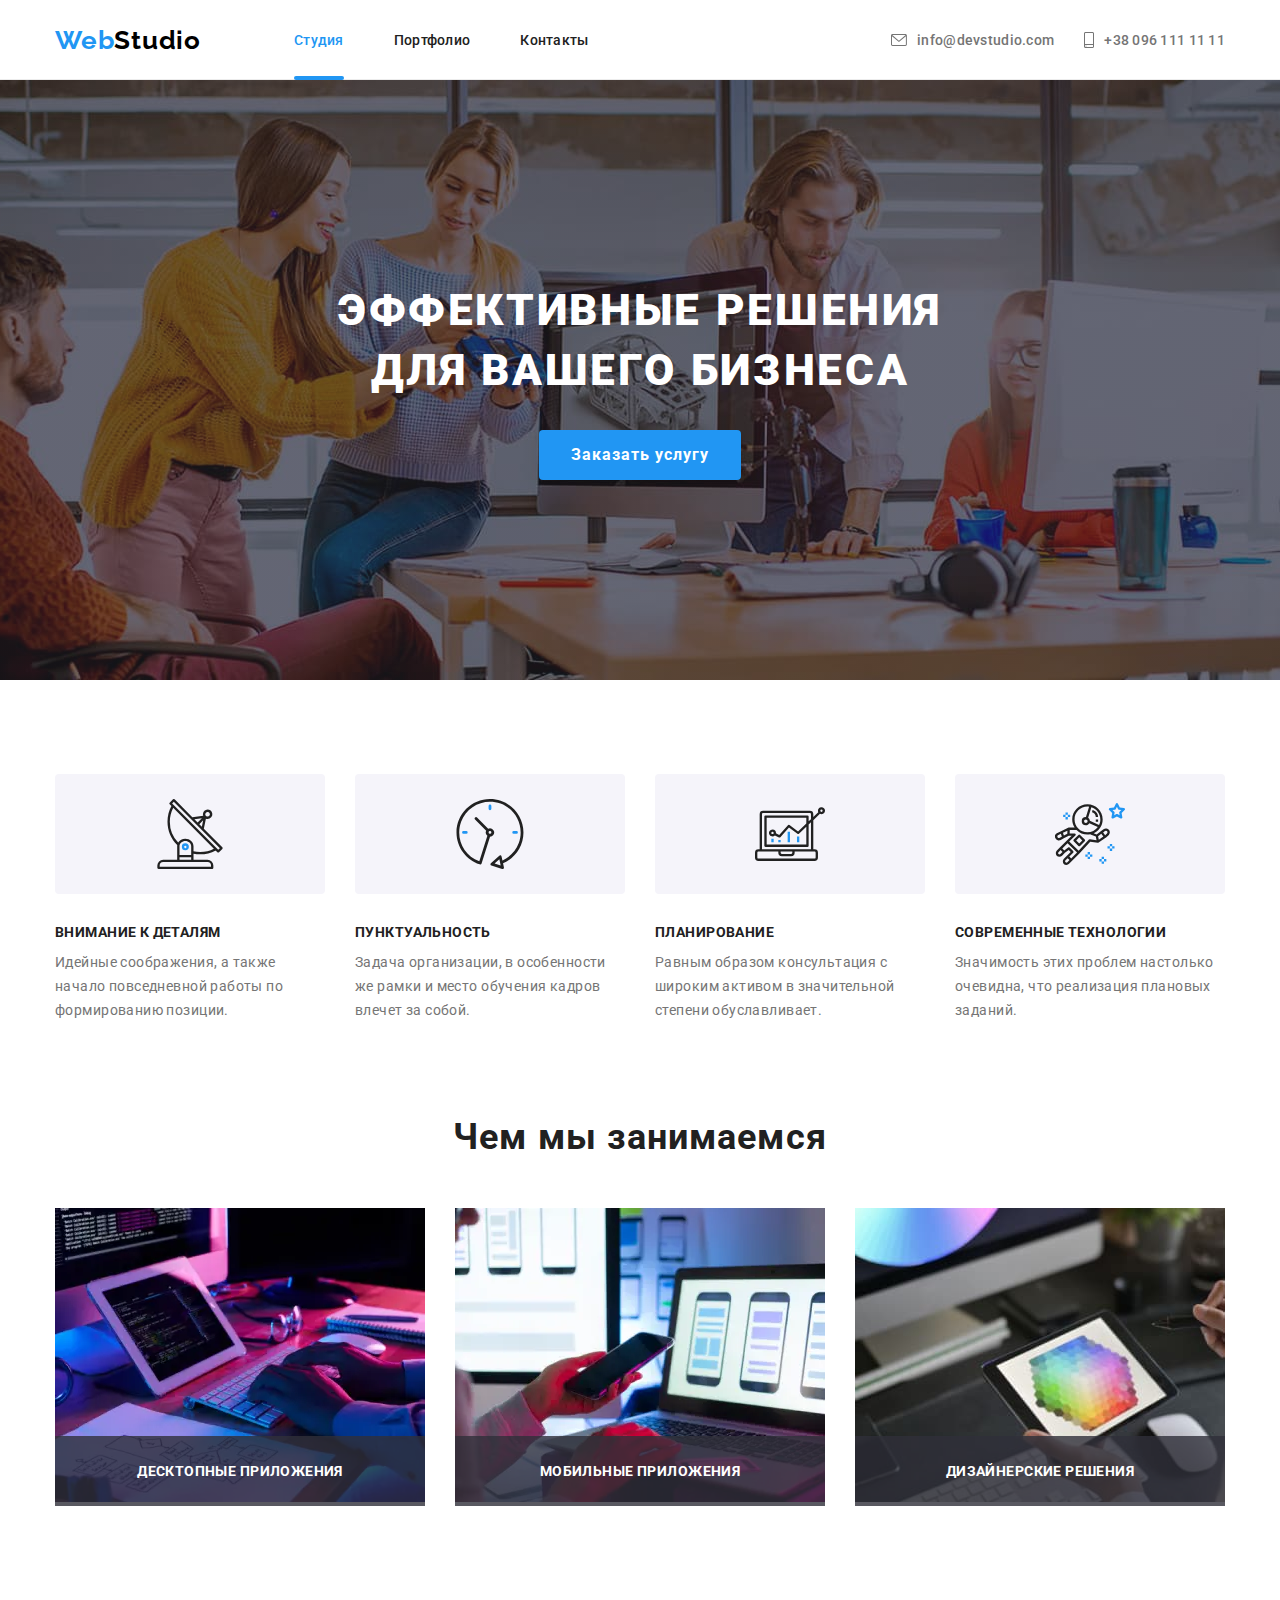
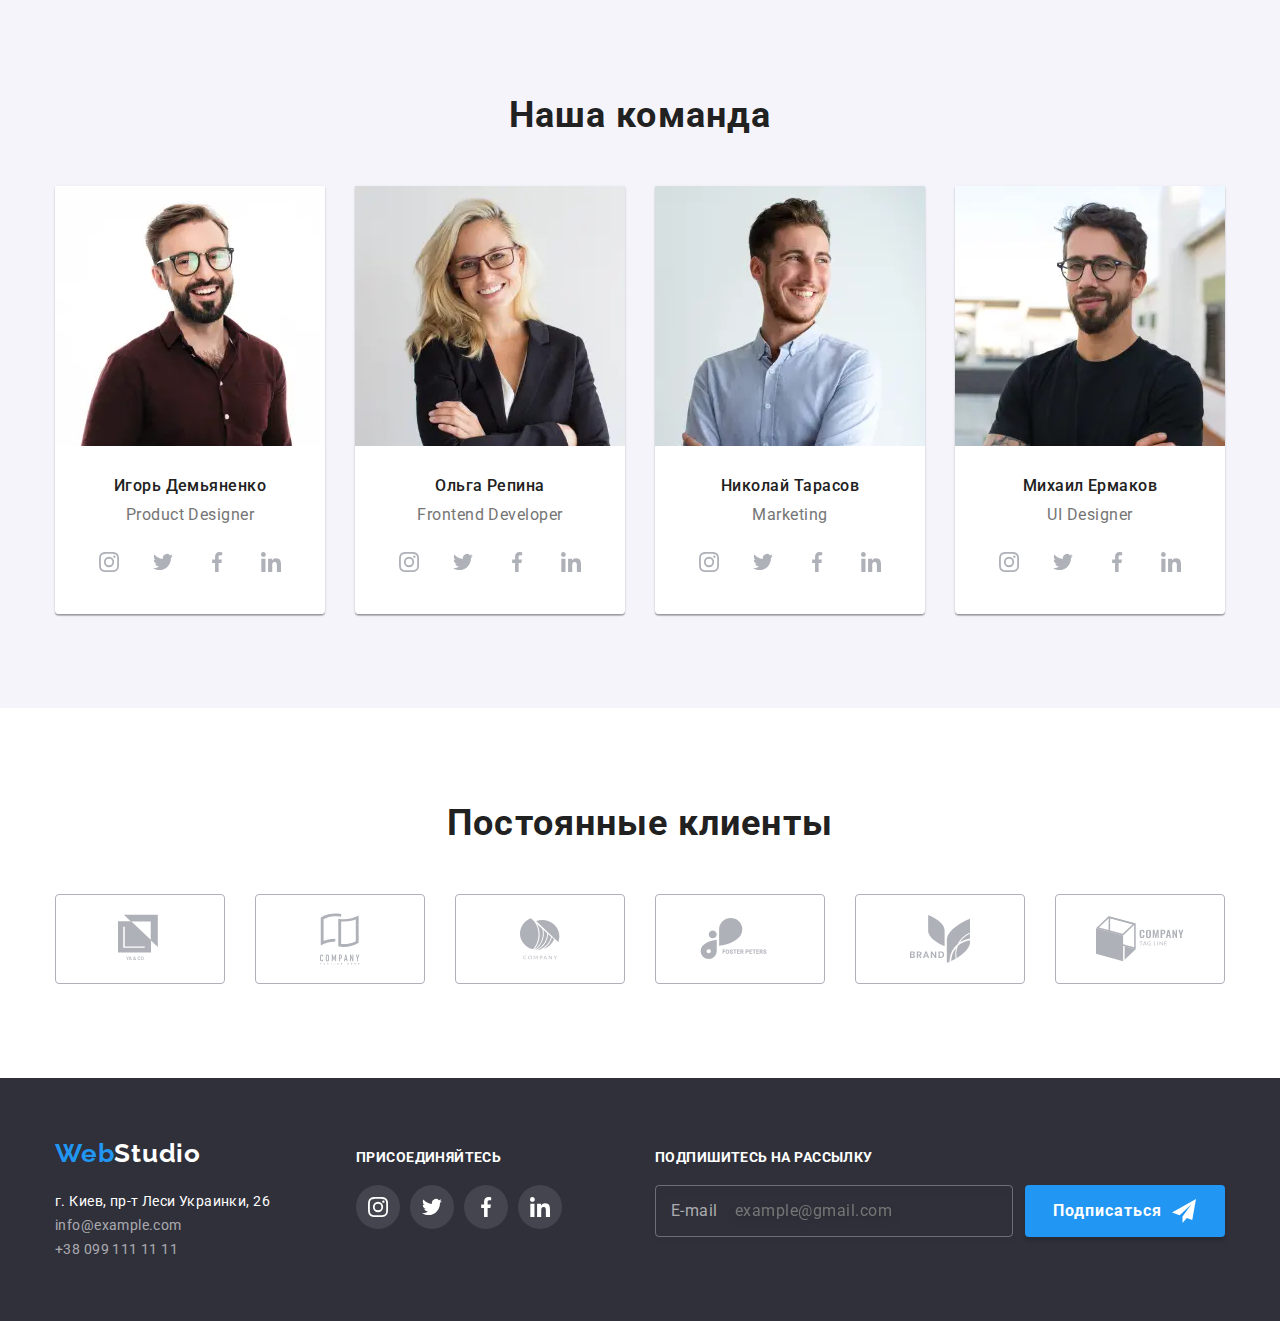
<file: index.html>
<!DOCTYPE html>
<html lang="ru">
  <head>
    <meta charset="UTF-8" />
    <meta name="viewport" content="width=device-width, initial-scale=1.0" />
    <title lang="en">WebStudio</title>
    <link rel="stylesheet" href="https://cdnjs.cloudflare.com/ajax/libs/modern-normalize/1.0.0/modern-normalize.css" />
    <link href="https://fonts.googleapis.com/css2?family=Raleway:wght@700&family=Roboto:wght@400;500;700;900&display=swap" rel="stylesheet" />
        <link rel="stylesheet" href="./css/main.min.css" />
  </head>

  <body class="page-body">
    <!--Header site-->
    <header class="page-header">
      <div class="container ">
        <nav class="nav">
          <div class="nav__wrapper">
            <a class="logo nav__logo" href="./index.html" aria-label="вебстудия" lang="en">Web<span class="logo__text">Studio</span></a>

            <button class="nav__button" type="button" aria-expanded="false" aria-controls="menu-container" data-menu-button>
              <svg class="nav__icon" width="40" height="40" aria-label="переключатель меню">
                <use class="nav__icon--open" href="./images/sprite.svg#icon-menu"></use>
                <use class="nav__icon--close" href="./images/sprite.svg#icon-close-menu"></use>
              </svg>
            </button>
          </div>

          <div class="menu" id="menu-container" data-menu>
          <ul class="site-nav menu__site-nav">
            <li class="site-nav__item"><a class="site-nav__link site-nav__link--current" href="./index.html">Студия</a></li>
            <li class="site-nav__item"><a class="site-nav__link" href="./portfolio.html">Портфолио</a></li>
            <li class="site-nav__item"><a class="site-nav__link" href="">Контакты</a></li>
          </ul>

          <ul class="contact">
            <li class="contact__item">
              <a class="contact__link" href="mailto:info@devstudio.com">
                <svg class="contact__icon" width="16" height="12">
                  <use href="./images/sprite.svg#icon-mail"></use>
                </svg>
                <span lang="en">info@devstudio.com</span>
              </a>
            </li>
            <li class="contact__item">
              <a class="contact__link" href="tel:+380961111111">
                <svg class="contact__icon" width="10" height="16">
                  <use href="./images/sprite.svg#icon-smartphone"></use>
                </svg>
                +38 096 111 11 11
              </a>
            </li>
          </ul>
          </div>
        </nav>
      </div>
    </header>

    <!--Main content-->
    <main>
      <!--Hero-->
      <section class="hero hero__overlay">
        <div class="container">
          <h1 class="hero__title">Эффективные решения для вашего бизнеса</h1>
          <button class="btn" type="button" data-modal-open>Заказать услугу</button>
        </div>
      </section>

      <!--Особенности-->
      <section class="features ">
        <div class="container">
          <h2 class="visually-hidden">Особенности</h2>

          <ul class="features-list features-list--grid">
            <li class="features-list__item">
              <div class="features-list__pic">
                <svg class="features-list__icon">
                  <use href="./images/sprite.svg#icon-antenna"></use>
                </svg>
              </div>
              <h3 class="features-list__subtitle">Внимание к деталям</h3>
              <p class="features-list__description">Идейные соображения, а также начало повседневной работы по формированию позиции.</p>
            </li>
            <li class="features-list__item">
              <div class="features-list__pic">
                <svg class="features-list__icon">
                  <use href="./images/sprite.svg#icon-clock"></use>
                </svg>
              </div>
              <h3 class="features-list__subtitle">Пунктуальность</h3>
              <p class="features-list__description">Задача организации, в особенности же рамки и место обучения кадров влечет за собой.</p>
            </li>
            <li class="features-list__item">
              <div class="features-list__pic">
                <svg class="features-list__icon">
                  <use href="./images/sprite.svg#icon-diagram"></use>
                </svg>
              </div>
              <h3 class="features-list__subtitle">Планирование</h3>
              <p class="features-list__description">Равным образом консультация с широким активом в значительной степени обуславливает.</p>
            </li>
            <li class="features-list__item">
              <div class="features-list__pic">
                <svg class="features-list__icon">
                  <use href="./images/sprite.svg#icon-astronaut"></use>
                </svg>
              </div>
              <h3 class="features-list__subtitle">Современные технологии</h3>
              <p class="features-list__description">Значимость этих проблем настолько очевидна, что реализация плановых заданий.</p>
            </li>
          </ul>
        </div>
      </section>

      <!--Servises-->
      <section class="servises">
        <div class="container">
          <h2 class="servises__title">Чем мы занимаемся</h2>

          <ul class="servises-list servises-list--grid">
            <li class="servises-list__item">
              <picture>
                <source srcset="./images/servises/servises-1.webp 1x, ./images/servises/servises-1@2x.webp 2x"
                  media="(min-width:1200px)" type="image/webp">
                <source srcset="./images/servises/servises-1.jpg 1x, ./images/servises/servises-1@2x.jpg 2x"
                  media="(min-width:1200px)">              
              <img class="servises-list__img" src="./images/servises/servises-1.jpg" alt="Фото програмирование"  />
              </picture>
              <p class="servises-list__description">Десктопные приложения</p>
            </li>

            <li class="servises-list__item">
              <picture>
                <source srcset="./images/servises/servises-2.webp 1x, ./images/servises/servises-2@2x.webp 2x"
                  media="(min-width:1200px)" type="image/webp">
                <source srcset="./images/servises/servises-2.jpg 1x, ./images/servises/servises-2@2x.jpg 2x"
                  media="(min-width:1200px)">
              <img class="servises-list__img" src="./images/servises/servises-2.jpg" alt="Фото мобильние приложения" />
              </picture>
              <p class="servises-list__description">Мобильные приложения</p>
            </li>

            <li class="servises-list__item">
              <picture>
                <source srcset="./images/servises/servises-3.webp 1x, ./images/servises/servises-3@2x.webp 2x"
                  media="(min-width:1200px)" type="image/webp">
                <source srcset="./images/servises/servises-3.jpg 1x, ./images/servises/servises-3@2x.jpg 2x" media="(min-width:1200px)">
              </picture>
              <img class="servises-list__img" src="./images/servises/servises-3.jpg" alt="Фото дизайн приложений" />
              <p class="servises-list__description">Дизайнерские решения</p>
            </li>
          </ul>
        </div>
      </section>

      <!--Our team-->
      <section class="team">
        <div class="container">
          <h2 class="section-title team__title ">Наша команда</h2>
          <ul class="team-list team-list--grid">
            <!-- Igor-Demianenko -->
            <li class="team-list__item">
              <picture>
                <source srcset="./images/team/desktop/team-1-desktop.webp 1x, ./images/team/desktop/team-1-desktop@2x.webp 2x"
                  media="(min-width:1200px)" type="image/webp">
                <source srcset="./images/team/desktop/team-1-desktop.jpg 1x, ./images/team/desktop/team-1-desktop@2x.jpg 2x"
                  media="(min-width:1200px)">
                <source srcset="./images/team/tablet/team-1-tablet.webp 1x, ./images/team/tablet/team-1-tablet@2x.webp 2x"
                  media="(min-width:768px)" type="image/webp">
                <source srcset="./images/team/tablet/team-1-tablet.jpg 1x, ./images/team/tablet/team-1-tablet@2x.jpg 2x"
                  media="(min-width:768px)">
                <source srcset="./images/team/mobile/team-1-mobile.webp 1x, ./images/team/mobile/team-1-mobile@2x.webp 2x"
                 media="(min-width:320px)" type="image/webp">
                <source srcset="./images/team/mobile/team-1-mobile.jpg 1x, ./images/team/mobile/team-1-mobile@2x.jpg 2x"
                 media="(min-width:320px)">
              <img class="team-list__img" src="./images/team/mobile/team-1-mobile.jpg" alt="Фото Игорь Демьяненко" aria-label="Игорь Демьяненко"  />
              </picture>
              <div class="team-list__description">
                <h3 class="team-list__title">Игорь Демьяненко</h3>
                <p class="team-list__text" lang="en">Product Designer</p>
                <ul class="social">
                  <li class="social__item">
                    <a href="" class="social__link" aria-label="инстаграм Игоря Демьяненко">
                      <svg class="social__icon" width="20" height="20">
                        <use href="./images/sprite.svg#icon-instagram"></use>
                      </svg>
                    </a>
                  </li>
                  <li class="social__item">
                    <a href="" class="social__link" aria-label="твиттер Игоря Демьяненко">
                      <svg class="social__icon" width="20" height="20">
                        <use href="./images/sprite.svg#icon-twitter"></use>
                      </svg>
                    </a>
                  </li>
                  <li class="social__item">
                    <a href="" class="social__link" aria-label="фейсбук Игоря Демьяненко">
                      <svg class="social__icon" width="20" height="20">
                        <use href="./images/sprite.svg#icon-facebook"></use>
                      </svg>
                    </a>
                  </li>
                  <li class="social__item">
                    <a href="" class="social__link" aria-label="линкедин Игоря Демьяненко">
                      <svg class="social__icon" width="20" height="20">
                        <use href="./images/sprite.svg#icon-linkedin"></use>
                      </svg>
                    </a>
                  </li>
                </ul>
              </div>
            </li>

            <!-- Olga Repina -->
            <li class="team-list__item">
              <picture>
                <source srcset="./images/team/desktop/team-2-desktop.webp 1x, ./images/team/desktop/team-2-desktop@2x.webp 2x"
                  media="(min-width:1200px)" type="image/webp">
                <source srcset="./images/team/desktop/team-2-desktop.jpg 1x, ./images/team/desktop/team-2-desktop@2x.jpg 2x"
                  media="(min-width:1200px)">
                <source srcset="./images/team/tablet/team-2-tablet.webp 1x, ./images/team/tablet/team-2-tablet@2x.webp 2x"
                  media="(min-width:768px)" type="image/webp">
                <source srcset="./images/team/tablet/team-2-tablet.jpg 1x, ./images/team/tablet/team-2-tablet@2x.jpg 2x"
                  media="(min-width:768px)">
                <source srcset="./images/team/mobile/team-2-mobile.webp 1x, ./images/team/mobile/team-2-mobile@2x.webp 2x"
                  media="(min-width:320px)" type="image/webp">
                <source srcset="./images/team/mobile/team-2-mobile.jpg 1x, ./images/team/mobile/team-2-mobile@2x.jpg 2x"
                  media="(min-width:320px)">              
              <img class="team-list__img" src="./images/team/mobile/team-2-mobile.jpg" alt="Фото Ольга Репина" aria-label="Ольга Репина"/>
              </picture>
              <div class="team-list__description">
                <h3 class="team-list__title">Ольга Репина</h3>
                <p class="team-list__text" lang="en">Frontend Developer</p>
                <ul class="social">
                  <li class="social__item">
                    <a href="" class="social__link" aria-label="инстаграм Ольги Репиной">
                      <svg class="social__icon" width="20" height="20">
                        <use href="./images/sprite.svg#icon-instagram"></use>
                      </svg>
                    </a>
                  </li>
                  <li class="social__item">
                    <a href="" class="social__link" aria-label="твиттер Ольги Репиной">
                      <svg class="social__icon" width="20" height="20">
                        <use href="./images/sprite.svg#icon-twitter"></use>
                      </svg>
                    </a>
                  </li>
                  <li class="social__item">
                    <a href="" class="social__link" aria-label="фейсбук Ольги Репиной">
                      <svg class="social__icon" width="20" height="20">
                        <use href="./images/sprite.svg#icon-facebook"></use>
                      </svg>
                    </a>
                  </li>
                  <li class="social__item">
                    <a href="" class="social__link" aria-label="линкедин Ольги Репиной">
                      <svg class="social__icon" width="20" height="20">
                        <use href="./images/sprite.svg#icon-linkedin"></use>
                      </svg>
                    </a>
                  </li>
                </ul>
              </div>
            </li>

            <!-- Nikolay Tarasov -->
            <li class="team-list__item">
              <picture>
                <source srcset="./images/team/desktop/team-3-desktop.webp 1x, ./images/team/desktop/team-3-desktop@2x.webp 2x"
                  media="(min-width:1200px)" type="image/webp">
                <source srcset="./images/team/desktop/team-3-desktop.jpg 1x, ./images/team/desktop/team-3-desktop@2x.jpg 2x"
                  media="(min-width:1200px)">
                <source srcset="./images/team/tablet/team-3-tablet.webp 1x, ./images/team/tablet/team-3-tablet@2x.webp 2x"
                  media="(min-width:768px)" type="image/webp">
                <source srcset="./images/team/tablet/team-3-tablet.jpg 1x, ./images/team/tablet/team-3-tablet@2x.jpg 2x"
                  media="(min-width:768px)">
                <source srcset="./images/team/mobile/team-3-mobile.webp 1x, ./images/team/mobile/team-3-mobile@2x.webp 2x"
                  media="(min-width:320px)" type="image/webp">
                <source srcset="./images/team/mobile/team-3-mobile.jpg 1x, ./images/team/mobile/team-3-mobile@2x.jpg 2x"
                  media="(min-width:320px)">              
              <img class="team-list__img" src="./images/team/mobile/team-3-mobile.jpg" alt="Фото Николай Тарасов" aria-label="Николай Тарасов"/>
              </picture>
              <div class="team-list__description">
                <h3 class="team-list__title">Николай Тарасов</h3>
                <p class="team-list__text" lang="en">Marketing</p>
                <ul class="social">
                  <li class="social__item">
                    <a href="" class="social__link" aria-label="инстаграм Николая Тарасова">
                      <svg class="social__icon" width="20" height="20">
                        <use href="./images/sprite.svg#icon-instagram"></use>
                      </svg>
                    </a>
                  </li>
                  <li class="social__item">
                    <a href="" class="social__link" aria-label="твиттер Николая Тарасова">
                      <svg class="social__icon" width="20" height="20">
                        <use href="./images/sprite.svg#icon-twitter"></use>
                      </svg>
                    </a>
                  </li>
                  <li class="social__item">
                    <a href="" class="social__link" aria-label="фейсбук Николая Тарасова">
                      <svg class="social__icon" width="20" height="20">
                        <use href="./images/sprite.svg#icon-facebook"></use>
                      </svg>
                    </a>
                  </li>
                  <li class="social__item">
                    <a href="" class="social__link" aria-label="линкедин Николая Тарасова">
                      <svg class="social__icon" width="20" height="20">
                        <use href="./images/sprite.svg#icon-linkedin"></use>
                      </svg>
                    </a>
                  </li>
                </ul>
              </div>
            </li>

            <!-- Mihail Ermakov -->
            <li class="team-list__item">
              <picture>
                <source srcset="./images/team/desktop/team-4-desktop.webp 1x, ./images/team/desktop/team-4-desktop@2x.webp 2x"
                  media="(min-width:1200px)" type="image/webp">
                <source srcset="./images/team/desktop/team-4-desktop.jpg 1x, ./images/team/desktop/team-4-desktop@2x.jpg 2x"
                  media="(min-width:1200px)">
                <source srcset="./images/team/tablet/team-4-tablet.webp 1x, ./images/team/tablet/team-4-tablet@2x.webp 2x"
                  media="(min-width:768px)" type="image/webp">
                <source srcset="./images/team/tablet/team-4-tablet.jpg 1x, ./images/team/tablet/team-4-tablet@2x.jpg 2x"
                  media="(min-width:768px)">
                <source srcset="./images/team/mobile/team-4-mobile.webp 1x, ./images/team/mobile/team-4-mobile@2x.webp 2x"
                  media="(min-width:320px)" type="image/webp">
                <source srcset="./images/team/mobile/team-4-mobile.jpg 1x, ./images/team/mobile/team-4-mobile@2x.jpg 2x"
                  media="(min-width:320px)">              
              <img class="team-list__img" src="./images/team/mobile/team-4-mobile.jpg" alt="Фото Михаил Ермаков" aria-label="Михаил Ермаков" />
              </picture>
              <div class="team-list__description">
                <h3 class="team-list__title">Михаил Ермаков</h3>
                <p class="team-list__text" lang="en">UI Designer</p>
                <ul class="social">
                  <li class="social__item">
                    <a href="" class="social__link" aria-label="инстаграм Михаила Ермакова">
                      <svg class="social__icon" width="20" height="20">
                        <use href="./images/sprite.svg#icon-instagram"></use>
                      </svg>
                    </a>
                  </li>
                  <li class="social__item">
                    <a href="" class="social__link" aria-label="твиттер Михаила Ермакова">
                      <svg class="social__icon" width="20" height="20">
                        <use href="./images/sprite.svg#icon-twitter"></use>
                      </svg>
                    </a>
                  </li>
                  <li class="social__item">
                    <a href="" class="social__link" aria-label="фейсбук Михаила Ермакова">
                      <svg class="social__icon" width="20" height="20">
                        <use href="./images/sprite.svg#icon-facebook"></use>
                      </svg>
                    </a>
                  </li>
                  <li class="social__item">
                    <a href="" class="social__link" aria-label="линкедин Михаила Ермакова">
                      <svg class="social__icon" width="20" height="20">
                        <use href="./images/sprite.svg#icon-linkedin"></use>
                      </svg>
                    </a>
                  </li>
                </ul>
              </div>
            </li>
          </ul>
        </div>
      </section>

      <!-- Our clients -->
      <section class="clients">
        <div class="container">
          <h2 class="section-title clients__title">Постоянные клиенты</h2>
          <ul class="clients-list clients-list--grid">
            <!-- Client-1 -->
            <li class="clients-list__item">
              <a href="" class="clients-list__link" aria-label="Веб Страница Клиента-1">
                <svg class="clients-list__icon" width="44" height="50">
                  <use href="./images/sprite.svg#icon-client-1"></use>
                </svg>
              </a>
            </li>
            <!-- Client-2 -->
            <li class="clients-list__item">
              <a href="" class="clients-list__link" aria-label="Веб Страница Клиента-2">
                <svg class="clients-list__icon" width="40" height="52">
                  <use href="./images/sprite.svg#icon-client-2"></use>
                </svg>
              </a>
            </li>
            <!-- Client-3 -->
            <li class="clients-list__item">
              <a href="" class="clients-list__link" aria-label="Веб Страница Клиента-3">
                <svg class="clients-list__icon" width="40" height="42">
                  <use href="./images/sprite.svg#icon-client-3"></use>
                </svg>
              </a>
            </li>
            <!-- Client-4 -->
            <li class="clients-list__item">
              <a href="" class="clients-list__link" aria-label="Веб Страница Клиента-4">
                <svg class="clients-list__icon" width="80" height="42">
                  <use href="./images/sprite.svg#icon-client-4"></use>
                </svg>
              </a>
            </li>
            <!-- Client-5 -->
            <li class="clients-list__item">
              <a href="" class="clients-list__link" aria-label="Веб Страница Клиента-5">
                <svg class="clients-list__icon" width="60" height="48">
                  <use href="./images/sprite.svg#icon-client-5"></use>
                </svg>
              </a>
            </li>
            <!-- Client-6 -->
            <li class="clients-list__item">
              <a href="" class="clients-list__link" aria-label="Веб Страница Клиента-6">
                <svg class="clients-list__icon" width="88" height="46">
                  <use href="./images/sprite.svg#icon-client-6"></use>
                </svg>
              </a>
            </li>
          </ul>
        </div>
      </section>
    </main>

    <!--Modal window-->
    <div class="backdrop backdrop--is-hidden" data-modal>
      <div class="modal">
        <button type="button" class="modal__btn" data-modal-close>
          <svg class="modal__icon">
            <use href="./images/sprite.svg#icon-form-close"></use>
          </svg>
        </button>

        <!--Slogan-->
        <b class="modal__slogan">Оставьте свои данные, мы вам перезвоним</b>

        <!-- Speaker Form-->
        <form action="#" class="site-form js-speaker-form" autocomplete="off">
          <div class="site-form__wrapper">
            <div class="site-form__field">
              <label class="site-form__label" for="name">Имя</label>
              <input class="site-form__input" type="text" name="user-name" id="name" placeholder="Иван Ивановыч *" required minlength="2" />
              <svg class="site-form__icon">
                <use href="./images/sprite.svg#icon-form-person"></use>
              </svg>
            </div>

            <div class="site-form__field">
              <label class="site-form__label" for="tel">Телефон</label>
              <input class="site-form__input" type="tel" name="user-phone" id="tel" placeholder="+38-096-111-11-11 *" required pattern="+[0-9]{2}-[0-9]{3}-[0-9]{3}-[0-9]{2}-[0-9]{2}" />
              <svg class="site-form__icon">
                <use href="./images/sprite.svg#icon-form-phone"></use>
              </svg>
            </div>

            <div class="site-form__field">
              <label class="site-form__label" for="mail">Почта</label>
              <input class="site-form__input" type="email" name="user-mail" id="mail" placeholder="mail@gmail.com *" required />
              <svg class="site-form__icon">
                <use href="./images/sprite.svg#icon-form-email"></use>
              </svg>
            </div>

            <div class="site-form__field">
              <label class="site-form__label" for="comment">Комментарий</label>
              <textarea class="site-form__textarea" name="user-comment" id="comment" placeholder="Введите текст"></textarea>
            </div>
          </div>

          <div class="check">
            <input class="check__input" type="checkbox" name="subscribe" value="subscribe" id="subscribe" />
            <label class="check__label" for="subscribe"> Соглашаюсь с рассылкой и принимаю &#160<a class="check__link" href="">Условия договора</a></label>
          </div>

          <button class="btn" type="submit">Отправить</button>
        </form>
      </div>
    </div>

    <!--Footer-->
    <footer class="footer">
      <!-- Footer contact and map -->
      <div class="container footer__container">
        <div class="footer__tablet">
        <div class="footer__contact">
          <a class="logo footer__logo" href="./index.html" aria-label="вебстудия" lang="en">Web<span class="logo__text logo__text--inverse">Studio</span> </a>

          <address class="address footer__address">
            <ul class="address__list">
              <li class="address__item">
                <a class="address__map" href="https://goo.gl/maps/MZd4GbBzznk5j25o9" aria-label="карта пути к вебстудии" target="_blank"> г. Киев, пр-т Леси Украинки, 26</a>
              </li>
              <li class="address__item">
                <a class="address__link" href="mailto:info@example.com" aria-label="почтовий адрес вебстудии">info@example.com</a>
              </li>
              <li class="address__item">
                <a class="address__link" href="tel:+380991111111" aria-label="контактний телефон вебстудии">+38 099 111 11 11</a>
              </li>
            </ul>
          </address>
        </div>

        <!-- Join to us -->
        <div class="join footer__join">
          <b class="footer__slogan">присоединяйтесь</b>
          <ul class="social">
            <li class="social__item">
              <a href="" class="social__link join__link" aria-label="инстаграм вебстудии">
                <svg class="social__icon" width="20" height="20">
                  <use href="./images/sprite.svg#icon-instagram"></use>
                </svg>
              </a>
            </li>
            <li class="social__item">
              <a href="" class="social__link join__link" aria-label="твиттер вебстудии">
                <svg class="social__icon" width="20" height="20">
                  <use href="./images/sprite.svg#icon-twitter"></use>
                </svg>
              </a>
            </li>
            <li class="social__item">
              <a href="" class="social__link join__link" aria-label="фейсбук вебстудии">
                <svg class="social__icon" width="20" height="20">
                  <use href="./images/sprite.svg#icon-facebook"></use>
                </svg>
              </a>
            </li>
            <li class="social__item">
              <a href="" class="social__link join__link" aria-label="линкедин вебстудии">
                <svg class="social__icon" width="20" height="20">
                  <use href="./images/sprite.svg#icon-linkedin"></use>
                </svg>
              </a>
            </li>
          </ul>
        </div>
        </div>

        <!-- subscribe for mail -->
        <div class="subscribe footer__subscribe">
          <b class="footer__slogan">Подпишитесь на рассылку</b>

          <form action="#" method="GET" class="subscribe__form js-speaker-form" autocomplete="off">
            <div class="subscribe__field">
              <input class="site-form__input subscribe__input" type="email" name="send-mail" id="send-mail" placeholder="example@gmail.com" required />
              <label class="site-form__label subscribe__label" for="send-mail">E-mail</label>
            </div>

            <button class="btn subscribe__button" type="submit">
              Подписаться
              <svg class="subscribe__icon">
                <use href="./images/sprite.svg#icon-form-send"></use>
              </svg>
            </button>
          </form>
        </div>
      </div>
    </footer>

    <!--Fix Header
    <script src="./js/fixheader.js"></script>-->
    <!--Modal-->
    <script src="./js/modal.js"></script>
    <!-- Speaker Form 
    <script src="./js/speakerform.js"></script>-->
    <!--Menu-->
    <script src="./js/menu.js"></script>
  </body>
</html>
</file>
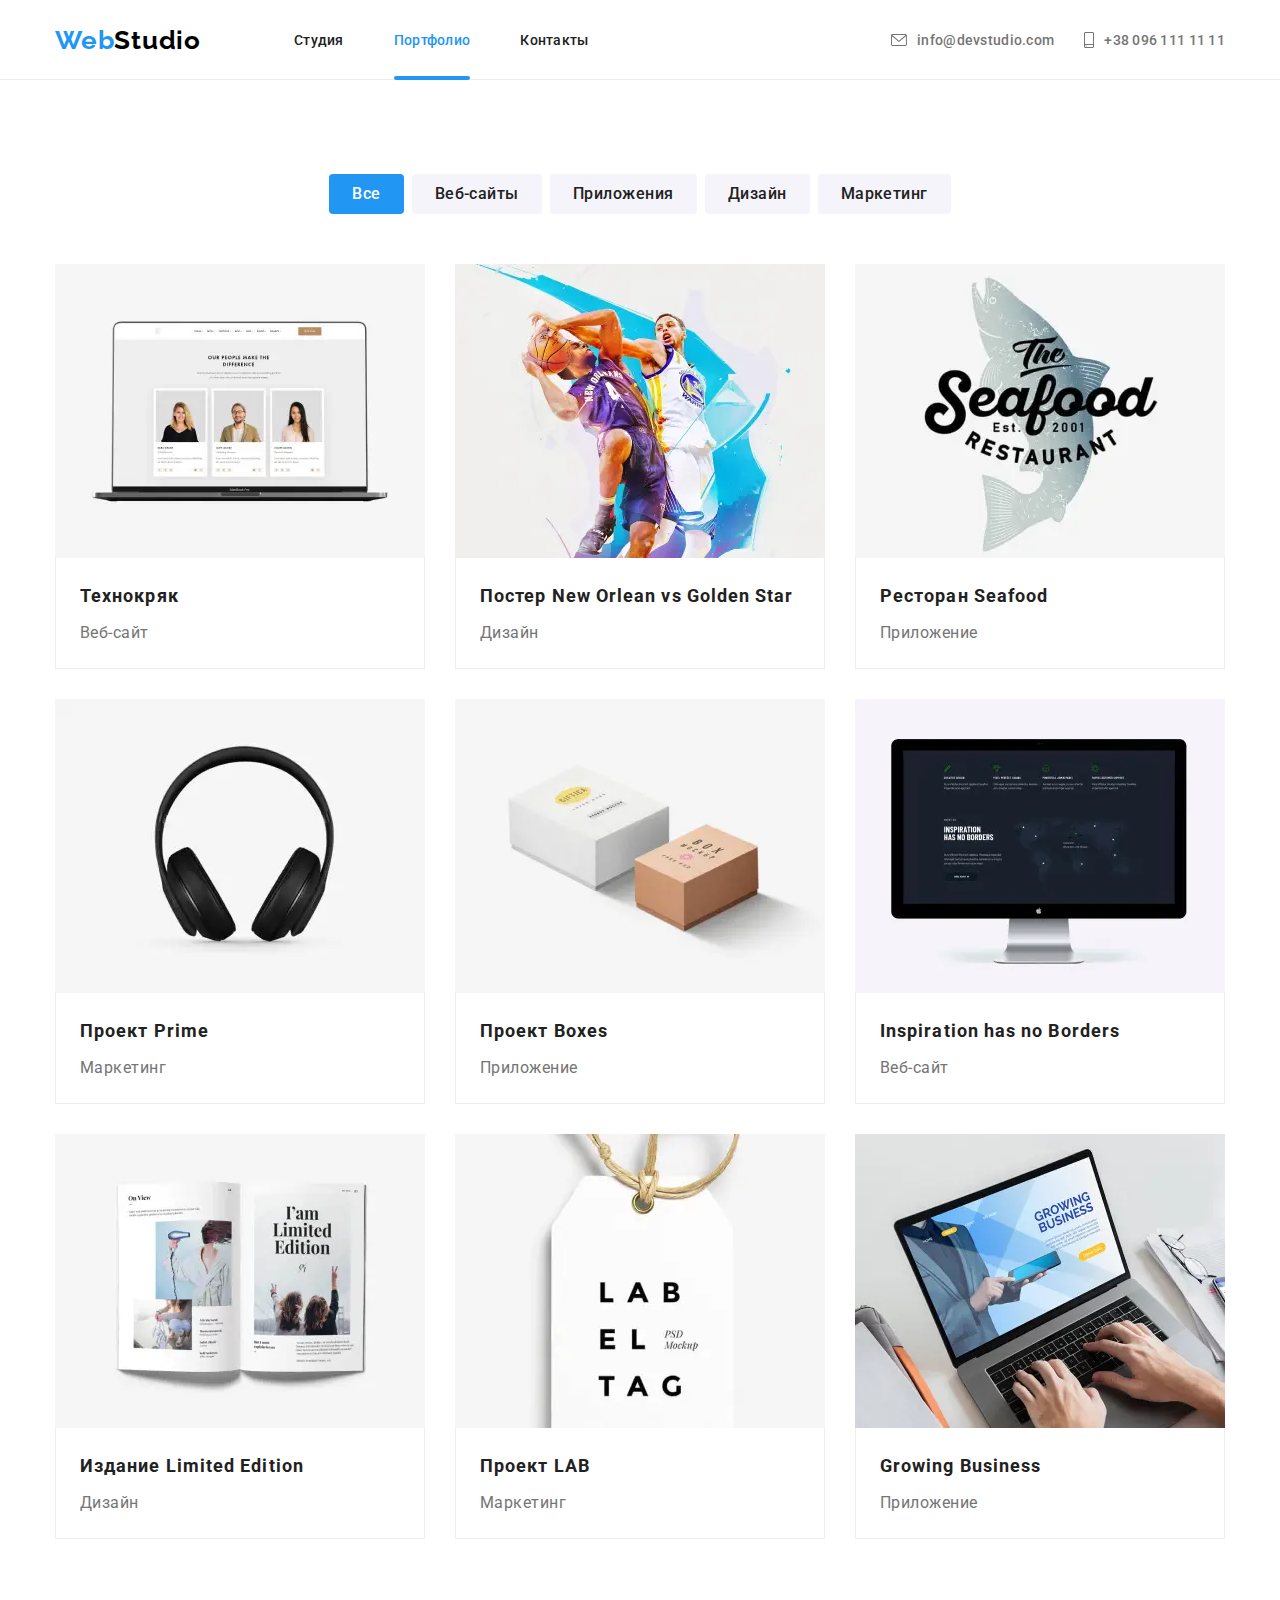
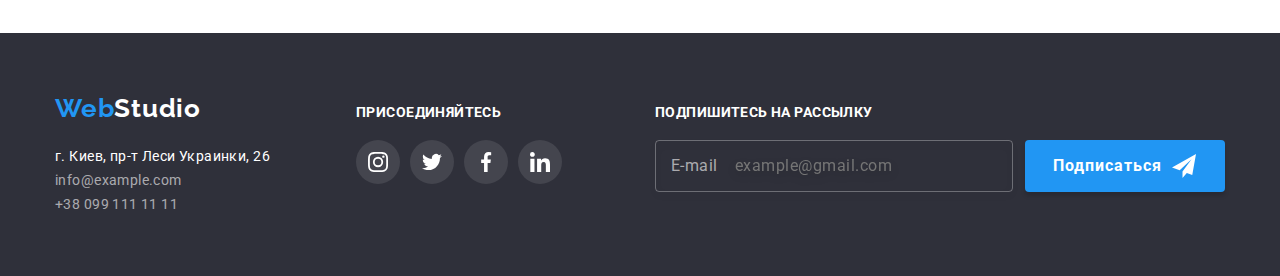
<file: portfolio.html>
<!DOCTYPE html>
<html lang="ru">
  <head>
    <meta charset="UTF-8" />
    <meta name="viewport" content="width=device-width, initial-scale=1.0" />
    <title lang="en">WebStudio-Portfolio</title>
    <link rel="stylesheet" href="https://cdnjs.cloudflare.com/ajax/libs/modern-normalize/1.0.0/modern-normalize.css" />
    <link href="https://fonts.googleapis.com/css2?family=Raleway:wght@700&family=Roboto:wght@400;500;700;900&display=swap" rel="stylesheet" />
    <link rel="stylesheet" href="./css/portfolio.min.css" />
  </head>

  <body class="page-body">
    <!--Header site-->
    <header class="page-header">
      <div class="container">
        <nav class="nav">
          <div class="nav__wrapper">
            <a class="logo nav__logo" href="./index.html" aria-label="вебстудия" lang="en">Web<span class="logo__text">Studio</span></a>

            <button class="nav__button" type="button" aria-expanded="false" aria-controls="menu-container" data-menu-button>
              <svg class="nav__icon" width="40" height="40" aria-label="переключатель меню">
                <use class="nav__icon--open" href="./images/sprite.svg#icon-menu"></use>
                <use class="nav__icon--close" href="./images/sprite.svg#icon-close-menu"></use>
              </svg>
            </button>
          </div>

          <div class="menu" id="menu-container" data-menu>
            <ul class="site-nav menu__site-nav">
              <li class="site-nav__item"><a class="site-nav__link" href="./index.html">Студия</a></li>
              <li class="site-nav__item"><a class="site-nav__link site-nav__link--current" href="./portfolio.html">Портфолио</a></li>
              <li class="site-nav__item"><a class="site-nav__link" href="">Контакты</a></li>
            </ul>

            <ul class="contact">
              <li class="contact__item">
                <a class="contact__link" href="mailto:info@devstudio.com">
                  <svg class="contact__icon" width="16" height="12">
                    <use href="./images/sprite.svg#icon-mail"></use>
                  </svg>
                  <span lang="en">info@devstudio.com</span>
                </a>
              </li>
              <li class="contact__item">
                <a class="contact__link" href="tel:+380961111111">
                  <svg class="contact__icon" width="10" height="16">
                    <use href="./images/sprite.svg#icon-smartphone"></use>
                  </svg>
                  +38 096 111 11 11
                </a>
              </li>
            </ul>
          </div>
        </nav>
      </div>
    </header>

    <!--Main content-->
    <main>
      <section class="portfolio">
        <div class="container">
          <h1 class="visually-hidden">Портфолио</h1>

          <!--Filters-->
          <ul class="filters portfolio__filters">
            <li class="filters__item">
              <label class="filters__field">
                <input type="radio" name="filter" class="filters__input" value="filter-all" checked />
                <span class="filters__name">Все</span>
              </label>
            </li>
            <li class="filters__item">
              <label class="filters__field">
                <input type="radio" name="filter" class="filters__input" value="filter-web-sites" />
                <span class="filters__name">Веб-сайты</span>
              </label>
            </li>
            <li class="filters__item">
              <label class="filters__field">
                <input type="radio" name="filter" class="filters__input" value="filter-application" />
                <span class="filters__name">Приложения</span>
              </label>
            </li>
            <li class="filters__item">
              <label class="filters__field">
                <input type="radio" name="filter" class="filters__input" value="filter-design" />
                <span class="filters__name">Дизайн</span>
              </label>
            </li>
            <li class="filters__item">
              <label class="filters__field">
                <input type="radio" name="filter" class="filters__input" value="filter-marketing" />
                <span class="filters__name">Маркетинг</span>
              </label>
            </li>
          </ul>

          <!-- Project -->
          <ul class="project portfolio__project">
            <!-- Project-1 -->
            <li class="project__item">
              <a class="project__link" href="" aria-label="Веб-сайт Технокряк">
                <div class="project__thumb">
                  <picture
                    ><source srcset="./images/portfolio/desktop/project-1-desktop.webp 1x, ./images/portfolio/desktop/project-1-desktop@2x.webp 2x" media="(min-width:1200px)" type="image/webp" />
                    <source srcset="./images/portfolio/desktop/project-1-desktop.jpg 1x, ./images/portfolio/desktop/project-1-desktop@2x.jpg 2x" media="(min-width:1200px)" />
                    <source srcset="./images/portfolio/tablet/project-1-tablet.webp 1x, ./images/portfolio/tablet/project-1-tablet@2x.webp 2x" media="(min-width:768px)" type="image/webp" />
                    <source srcset="./images/portfolio/tablet/project-1-tablet.jpg 1x, ./images/portfolio/tablet/project-1-tablet@2x.jpg 2x" media="(min-width:768px)" />
                    <source srcset="./images/portfolio/mobile/project-1-mobile.webp 1x, ./images/portfolio/mobile/project-1-mobile@2x.webp 2x" media="(min-width:320px)" type="image/webp" />
                    <source srcset="./images/portfolio/mobile/project-1-mobile.jpg 1x, ./images/portfolio/mobile/project-1-mobile@2x.jpg 2x" media="(min-width:320px)" />
                    <img class="project__img" src="./images/portfolio/mobile/project-1-mobile.jpg" alt="Веб-сайт Технокряк" />
                  </picture>
                  <p class="project__text">
                    Технокряк это современная площадка распространения коронавируса. Компании используют эту платформу для цифрового шпионажа и атак на защищённые сервера конкурентов.
                  </p>
                </div>
                <div class="project__wrapper">
                  <h2 class="project__title">Технокряк</h2>
                  <p class="project__description">Веб-сайт</p>
                </div>
              </a>
            </li>
            <!-- Project-2 -->
            <li class="project__item">
              <a class="project__link" href="" aria-label="Постер New Orlean vs Golden Star">
                <div class="project__thumb">
                  <picture
                    ><source srcset="./images/portfolio/desktop/project-2-desktop.webp 1x, ./images/portfolio/desktop/project-2-desktop@2x.webp 2x" media="(min-width:1200px)" type="image/webp" />
                    <source srcset="./images/portfolio/desktop/project-2-desktop.jpg 1x, ./images/portfolio/desktop/project-2-desktop@2x.jpg 2x" media="(min-width:1200px)" />
                    <source srcset="./images/portfolio/tablet/project-2-tablet.webp 1x, ./images/portfolio/tablet/project-2-tablet@2x.webp 2x" media="(min-width:768px)" type="image/webp" />
                    <source srcset="./images/portfolio/tablet/project-2-tablet.jpg 1x, ./images/portfolio/tablet/project-2-tablet@2x.jpg 2x" media="(min-width:768px)" />
                    <source srcset="./images/portfolio/mobile/project-2-mobile.webp 1x, ./images/portfolio/mobile/project-2-mobile@2x.webp 2x" media="(min-width:320px)" type="image/webp" />
                    <source srcset="./images/portfolio/mobile/project-2-mobile.jpg 1x, ./images/portfolio/mobile/project-2-mobile@2x.jpg 2x" media="(min-width:320px)" />
                    <img class="project__img" src="./images/portfolio/mobile/project-2-mobile.jpg" alt="Постер New Orlean vs Golden Star" />
                  </picture>

                  <p class="project__text">
                    Технокряк это современная площадка распространения коронавируса. Компании используют эту платформу для цифрового шпионажа и атак на защищённые сервера конкурентов.
                  </p>
                </div>
                <div class="project__wrapper">
                  <h2 class="project__title">Постер <span lang="en">New Orlean vs Golden Star</span></h2>
                  <p class="project__description">Дизайн</p>
                </div>
              </a>
            </li>
            <!-- Project-3 -->
            <li class="project__item">
              <a class="project__link" href="" aria-label="Ресторан Seafood">
                <div class="project__thumb">
                  <picture>
                    <source srcset="./images/portfolio/desktop/project-3-desktop.webp 1x, ./images/portfolio/desktop/project-3-desktop@2x.webp 2x" media="(min-width:1200px)" type="image/webp" />
                    <source srcset="./images/portfolio/desktop/project-3-desktop.jpg 1x, ./images/portfolio/desktop/project-3-desktop@2x.jpg 2x" media="(min-width:1200px)" />
                    <source srcset="./images/portfolio/tablet/project-3-tablet.webp 1x, ./images/portfolio/tablet/project-3-tablet@2x.webp 2x" media="(min-width:768px)" type="image/webp" />
                    <source srcset="./images/portfolio/tablet/project-3-tablet.jpg 1x, ./images/portfolio/tablet/project-3-tablet@2x.jpg 2x" media="(min-width:768px)" />
                    <source srcset="./images/portfolio/mobile/project-3-mobile.webp 1x, ./images/portfolio/mobile/project-3-mobile@2x.webp 2x" media="(min-width:320px)" type="image/webp" />
                    <source srcset="./images/portfolio/mobile/project-3-mobile.jpg 1x, ./images/portfolio/mobile/project-3-mobile@2x.jpg 2x" media="(min-width:320px)" />
                    <img class="project__img" src="./images/portfolio/mobile/project-3-mobile.jpg" alt="Ресторан Seafood" />
                  </picture>
                  <p class="project__text">
                    Технокряк это современная площадка распространения коронавируса. Компании используют эту платформу для цифрового шпионажа и атак на защищённые сервера конкурентов.
                  </p>
                </div>
                <div class="project__wrapper">
                  <h2 class="project__title">Ресторан <span lang="en">Seafood</span></h2>
                  <p class="project__description">Приложение</p>
                </div>
              </a>
            </li>
            <!-- Project-4 -->
            <li class="project__item">
              <a class="project__link" href="" aria-label="Проект Prime">
                <div class="project__thumb">
                  <picture
                    ><source srcset="./images/portfolio/desktop/project-4-desktop.webp 1x, ./images/portfolio/desktop/project-4-desktop@2x.webp 2x" media="(min-width:1200px)" type="image/webp" />
                    <source srcset="./images/portfolio/desktop/project-4-desktop.jpg 1x, ./images/portfolio/desktop/project-4-desktop@2x.jpg 2x" media="(min-width:1200px)" />
                    <source srcset="./images/portfolio/tablet/project-4-tablet.webp 1x, ./images/portfolio/tablet/project-4-tablet@2x.webp 2x" media="(min-width:768px)" type="image/webp" />
                    <source srcset="./images/portfolio/tablet/project-4-tablet.jpg 1x, ./images/portfolio/tablet/project-4-tablet@2x.jpg 2x" media="(min-width:768px)" />
                    <source srcset="./images/portfolio/mobile/project-4-mobile.webp 1x, ./images/portfolio/mobile/project-4-mobile@2x.webp 2x" media="(min-width:320px)" type="image/webp" />
                    <source srcset="./images/portfolio/mobile/project-4-mobile.jpg 1x, ./images/portfolio/mobile/project-4-mobile@2x.jpg 2x" media="(min-width:320px)" />
                    <img class="project__img" src="./images/portfolio/mobile/project-4-mobile.jpg" alt="Ресторан Seafood" />
                  </picture>
                  <p class="project__text">
                    Технокряк это современная площадка распространения коронавируса. Компании используют эту платформу для цифрового шпионажа и атак на защищённые сервера конкурентов.
                  </p>
                </div>
                <div class="project__wrapper">
                  <h2 class="project__title">Проект <span lang="en">Prime</span></h2>
                  <p class="project__description">Маркетинг</p>
                </div>
              </a>
            </li>
            <!-- Project-5 -->
            <li class="project__item">
              <a class="project__link" href="" aria-label="Проект Boxes">
                <div class="project__thumb">
                  <picture>
                    <source srcset="./images/portfolio/desktop/project-5-desktop.webp 1x, ./images/portfolio/desktop/project-5-desktop@2x.webp 2x" media="(min-width:1200px)" type="image/webp" />
                    <source srcset="./images/portfolio/desktop/project-5-desktop.jpg 1x, ./images/portfolio/desktop/project-5-desktop@2x.jpg 2x" media="(min-width:1200px)" />
                    <source srcset="./images/portfolio/tablet/project-5-tablet.webp 1x, ./images/portfolio/tablet/project-5-tablet@2x.webp 2x" media="(min-width:768px)" type="image/webp" />
                    <source srcset="./images/portfolio/tablet/project-5-tablet.jpg 1x, ./images/portfolio/tablet/project-5-tablet@2x.jpg 2x" media="(min-width:768px)" />
                    <source srcset="./images/portfolio/mobile/project-5-mobile.webp 1x, ./images/portfolio/mobile/project-5-mobile@2x.webp 2x" media="(min-width:320px)" type="image/webp" />
                    <source srcset="./images/portfolio/mobile/project-5-mobile.jpg 1x, ./images/portfolio/mobile/project-5-mobile@2x.jpg 2x" media="(min-width:320px)" />
                    <img class="project__img" src="./images/portfolio/mobile/project-5-mobile.jpg" alt="Проект Boxes" />
                  </picture>
                  <p class="project__text">
                    Технокряк это современная площадка распространения коронавируса. Компании используют эту платформу для цифрового шпионажа и атак на защищённые сервера конкурентов.
                  </p>
                </div>
                <div class="project__wrapper">
                  <h2 class="project__title">Проект <span lang="en">Boxes</span></h2>
                  <p class="project__description">Приложение</p>
                </div>
              </a>
            </li>
            <!-- Project-6 -->
            <li class="project__item">
              <a class="project__link" href="" aria-label="Веб-сайт Inspiration has no Borders">
                <div class="project__thumb">
                  <picture
                    ><source srcset="./images/portfolio/desktop/project-6-desktop.webp 1x, ./images/portfolio/desktop/project-6-desktop@2x.webp 2x" media="(min-width:1200px)" type="image/webp" />
                    <source srcset="./images/portfolio/desktop/project-6-desktop.jpg 1x, ./images/portfolio/desktop/project-6-desktop@2x.jpg 2x" media="(min-width:1200px)" />
                    <source srcset="./images/portfolio/tablet/project-6-tablet.webp 1x, ./images/portfolio/tablet/project-6-tablet@2x.webp 2x" media="(min-width:768px)" type="image/webp" />
                    <source srcset="./images/portfolio/tablet/project-6-tablet.jpg 1x, ./images/portfolio/tablet/project-6-tablet@2x.jpg 2x" media="(min-width:768px)" />
                    <source srcset="./images/portfolio/mobile/project-6-mobile.webp 1x, ./images/portfolio/mobile/project-6-mobile@2x.webp 2x" media="(min-width:320px)" type="image/webp" />
                    <source srcset="./images/portfolio/mobile/project-6-mobile.jpg 1x, ./images/portfolio/mobile/project-6-mobile@2x.jpg 2x" media="(min-width:320px)" />
                    <img class="project__img" src="./images/portfolio/mobile/project-6-mobile.jpg" alt="Веб-сайт Inspiration has no Borders" />
                  </picture>
                  <p class="project__text">
                    Технокряк это современная площадка распространения коронавируса. Компании используют эту платформу для цифрового шпионажа и атак на защищённые сервера конкурентов.
                  </p>
                </div>
                <div class="project__wrapper">
                  <h2 class="project__title" lang="en">Inspiration has no Borders</h2>
                  <p class="project__description">Веб-сайт</p>
                </div>
              </a>
            </li>
            <!-- Project-7 -->
            <li class="project__item">
              <a class="project__link" href="" aria-label="Издание Limited Edition">
                <div class="project__thumb">
                  <picture
                    ><source srcset="./images/portfolio/desktop/project-7-desktop.webp 1x, ./images/portfolio/desktop/project-7-desktop@2x.webp 2x" media="(min-width:1200px)" type="image/webp" />
                    <source srcset="./images/portfolio/desktop/project-7-desktop.jpg 1x, ./images/portfolio/desktop/project-7-desktop@2x.jpg 2x" media="(min-width:1200px)" />
                    <source srcset="./images/portfolio/tablet/project-7-tablet.webp 1x, ./images/portfolio/tablet/project-7-tablet@2x.webp 2x" media="(min-width:768px)" type="image/webp" />
                    <source srcset="./images/portfolio/tablet/project-7-tablet.jpg 1x, ./images/portfolio/tablet/project-7-tablet@2x.jpg 2x" media="(min-width:768px)" />
                    <source srcset="./images/portfolio/mobile/project-7-mobile.webp 1x, ./images/portfolio/mobile/project-7-mobile@2x.webp 2x" media="(min-width:320px)" type="image/webp" />
                    <source srcset="./images/portfolio/mobile/project-7-mobile.jpg 1x, ./images/portfolio/mobile/project-7-mobile@2x.jpg 2x" media="(min-width:320px)" />
                    <img class="project__img" src="./images/portfolio/mobile/project-7-mobile.jpg" alt="Издание Limited Edition" />
                  </picture>
                  <p class="project__text">
                    Технокряк это современная площадка распространения коронавируса. Компании используют эту платформу для цифрового шпионажа и атак на защищённые сервера конкурентов.
                  </p>
                </div>
                <div class="project__wrapper">
                  <h2 class="project__title">Издание <span lang="en">Limited Edition</span></h2>
                  <p class="project__description">Дизайн</p>
                </div>
              </a>
            </li>
            <!-- Project-8 -->
            <li class="project__item">
              <a class="project__link" href="" aria-label="Проект LAB">
                <div class="project__thumb">
                  <picture
                    ><source srcset="./images/portfolio/desktop/project-8-desktop.webp 1x, ./images/portfolio/desktop/project-8-desktop@2x.webp 2x" media="(min-width:1200px)" type="image/webp" />
                    <source srcset="./images/portfolio/desktop/project-8-desktop.jpg 1x, ./images/portfolio/desktop/project-8-desktop@2x.jpg 2x" media="(min-width:1200px)" />
                    <source srcset="./images/portfolio/tablet/project-8-tablet.webp 1x, ./images/portfolio/tablet/project-8-tablet@2x.webp 2x" media="(min-width:768px)" type="image/webp" />
                    <source srcset="./images/portfolio/tablet/project-8-tablet.jpg 1x, ./images/portfolio/tablet/project-8-tablet@2x.jpg 2x" media="(min-width:768px)" />
                    <source srcset="./images/portfolio/mobile/project-8-mobile.webp 1x, ./images/portfolio/mobile/project-8-mobile@2x.webp 2x" media="(min-width:320px)" type="image/webp" />
                    <source srcset="./images/portfolio/mobile/project-8-mobile.jpg 1x, ./images/portfolio/mobile/project-8-mobile@2x.jpg 2x" media="(min-width:320px)" />
                    <img class="project__img" src="./images/portfolio/mobile/project-8-mobile.jpg" alt="Проект LAB" />
                  </picture>
                  <p class="project__text">
                    Технокряк это современная площадка распространения коронавируса. Компании используют эту платформу для цифрового шпионажа и атак на защищённые сервера конкурентов.
                  </p>
                </div>
                <div class="project__wrapper">
                  <h2 class="project__title">Проект <span lang="en">LAB</span></h2>
                  <p class="project__description">Маркетинг</p>
                </div>
              </a>
            </li>
            <!-- Project-9 -->
            <li class="project__item">
              <a class="project__link" href="" aria-label="Приложение Growing Business">
                <div class="project__thumb">
                  <picture>
                    <source srcset="./images/portfolio/desktop/project-9-desktop.webp 1x, ./images/portfolio/desktop/project-9-desktop@2x.webp 2x" media="(min-width:1200px)" type="image/webp" />
                    <source srcset="./images/portfolio/desktop/project-9-desktop.jpg 1x, ./images/portfolio/desktop/project-9-desktop@2x.jpg 2x" media="(min-width:1200px)" />
                    <source srcset="./images/portfolio/tablet/project-9-tablet.webp 1x, ./images/portfolio/tablet/project-9-tablet@2x.webp 2x" media="(min-width:768px)" type="image/webp" />
                    <source srcset="./images/portfolio/tablet/project-9-tablet.jpg 1x, ./images/portfolio/tablet/project-9-tablet@2x.jpg 2x" media="(min-width:768px)" />
                    <source srcset="./images/portfolio/mobile/project-9-mobile.webp 1x, ./images/portfolio/mobile/project-9-mobile@2x.webp 2x" media="(min-width:320px)" type="image/webp" />
                    <source srcset="./images/portfolio/mobile/project-9-mobile.jpg 1x, ./images/portfolio/mobile/project-9-mobile@2x.jpg 2x" media="(min-width:320px)" />
                    <img class="project__img" src="./images/portfolio/mobile/project-9-mobile.jpg" alt="Приложение Growing Business" />
                  </picture>
                  <p class="project__text">
                    Технокряк это современная площадка распространения коронавируса. Компании используют эту платформу для цифрового шпионажа и атак на защищённые сервера конкурентов.
                  </p>
                </div>
                <div class="project__wrapper">
                  <h2 class="project__title" lang="en">Growing Business</h2>
                  <p class="project__description">Приложение</p>
                </div>
              </a>
            </li>
          </ul>
        </div>
      </section>
    </main>

    <!--Footer-->
    <footer class="footer">
      <!-- Footer contact and map -->
      <div class="container footer__container">
        <div class="footer__tablet">
          <div class="footer__contact">
            <a class="logo footer__logo" href="./index.html" aria-label="вебстудия" lang="en">Web<span class="logo__text logo__text--inverse">Studio</span> </a>

            <address class="address footer__address">
              <ul class="address__list">
                <li class="address__item">
                  <a class="address__map" href="https://goo.gl/maps/MZd4GbBzznk5j25o9" aria-label="карта пути к вебстудии" target="_blank"> г. Киев, пр-т Леси Украинки, 26</a>
                </li>
                <li class="address__item">
                  <a class="address__link" href="mailto:info@example.com" aria-label="почтовий адрес вебстудии">info@example.com</a>
                </li>
                <li class="address__item">
                  <a class="address__link" href="tel:+380991111111" aria-label="контактний телефон вебстудии">+38 099 111 11 11</a>
                </li>
              </ul>
            </address>
          </div>

          <!-- Join to us -->
          <div class="join footer__join">
            <b class="footer__slogan">присоединяйтесь</b>
            <ul class="social">
              <li class="social__item">
                <a href="" class="social__link join__link" aria-label="инстаграм вебстудии">
                  <svg class="social__icon" width="20" height="20">
                    <use href="./images/sprite.svg#icon-instagram"></use>
                  </svg>
                </a>
              </li>
              <li class="social__item">
                <a href="" class="social__link join__link" aria-label="твиттер вебстудии">
                  <svg class="social__icon" width="20" height="20">
                    <use href="./images/sprite.svg#icon-twitter"></use>
                  </svg>
                </a>
              </li>
              <li class="social__item">
                <a href="" class="social__link join__link" aria-label="фейсбук вебстудии">
                  <svg class="social__icon" width="20" height="20">
                    <use href="./images/sprite.svg#icon-facebook"></use>
                  </svg>
                </a>
              </li>
              <li class="social__item">
                <a href="" class="social__link join__link" aria-label="линкедин вебстудии">
                  <svg class="social__icon" width="20" height="20">
                    <use href="./images/sprite.svg#icon-linkedin"></use>
                  </svg>
                </a>
              </li>
            </ul>
          </div>
        </div>

        <!-- subscribe for mail -->
        <div class="subscribe footer__subscribe">
          <b class="footer__slogan">Подпишитесь на рассылку</b>

          <form action="#" method="GET" class="subscribe__form js-speaker-form" autocomplete="off">
            <div class="subscribe__field">
              <input class="site-form__input subscribe__input" type="email" name="send-mail" id="send-mail" placeholder="example@gmail.com" required />
              <label class="site-form__label subscribe__label" for="send-mail">E-mail</label>
            </div>

            <button class="btn subscribe__button" type="submit">
              Подписаться
              <svg class="subscribe__icon">
                <use href="./images/sprite.svg#icon-form-send"></use>
              </svg>
            </button>
          </form>
        </div>
      </div>
    </footer>

    <!--Fix Header
    <script src="./js/fixheader.js"></script>-->
    <!-- Speaker Form 
    <script src="./js/speakerform.js"></script>-->
    <!--Menu-->
    <script src="./js/menu.js"></script>
  </body>
</html>
</file>
<file: css/main.min.css>
.social,.modal__btn,.nav__icon,.features-list__pic,.servises-list,.clients-list,.clients-list__link,.subscribe__field{display:-webkit-box;display:-ms-flexbox;display:flex;-webkit-box-pack:center;-ms-flex-pack:center;justify-content:center;-webkit-box-align:center;-ms-flex-align:center;align-items:center}.social,.site-nav,.contact,.features-list,.servises-list,.team-list,.clients-list,.address__list{list-style:none}.social__link,.logo,.address__map,.address__link{display:block;text-decoration:none}.team-list__img{display:block;max-width:100%;height:auto}.section-title,.servises__title{text-align:center;font-family:"Roboto",sans-serif;font-style:normal;font-weight:700;font-size:28px;line-height:1.17857;letter-spacing:.03em;color:#212121}@media screen and (min-width: 1200px){.section-title,.servises__title{font-family:"Roboto",sans-serif;font-style:normal;font-weight:700;font-size:36px;line-height:1.16667;letter-spacing:.03em}}.check__input{position:absolute;width:1px;height:1px;margin:-1px;border:0;padding:0;clip:rect(0, 0, 0, 0);overflow:hidden}.visually-hidden{position:absolute;width:1px;height:1px;margin:-1px;border:0;padding:0;clip:rect(0, 0, 0, 0);overflow:hidden}.container{padding:0 15px}@media screen and (min-width: 480px){.container{margin:0 auto;width:480px}}@media screen and (min-width: 768px){.container{width:768px}}@media screen and (min-width: 1200px){.container{width:1200px}}*,*::before,*::after{padding:0;margin:0}.page-body{margin:0 auto}.page-body.modal--open{overflow:hidden}.btn{display:block;text-align:center;margin:0 auto;padding:10px 32px;min-width:200px;border:none;border-radius:4px;-webkit-box-shadow:0px 4px 4px rgba(0,0,0,0.15);box-shadow:0px 4px 4px rgba(0,0,0,0.15);font-family:"Roboto",sans-serif;font-style:normal;font-weight:700;font-size:16px;line-height:1.875;letter-spacing:.06em;color:#fff;background-color:#2196f3;-webkit-transition-property:background-color;transition-property:background-color;-webkit-transition-duration:250ms;transition-duration:250ms;-webkit-transition-timing-function:cubic-bezier(0.4, 0, 0.2, 1);transition-timing-function:cubic-bezier(0.4, 0, 0.2, 1)}.btn:hover,.btn:focus{cursor:pointer;background-color:#188ce8}.social__link{display:-webkit-inline-box;display:-ms-inline-flexbox;display:inline-flex;width:44px;height:44px;padding:12px;border:none;border-radius:50%;color:#afb1b8;-webkit-transition-property:all;transition-property:all;-webkit-transition-duration:250ms;transition-duration:250ms;-webkit-transition-timing-function:cubic-bezier(0.4, 0, 0.2, 1);transition-timing-function:cubic-bezier(0.4, 0, 0.2, 1)}.social__item:not(:last-child){margin-right:10px}.social__icon{fill:currentColor}.social__link:hover,.social__link:focus{color:#fff;background-color:#2196f3}.backdrop{position:fixed;top:0;left:0;z-index:1;width:100%;height:100%;background:rgba(0,0,0,0.2);opacity:1;visibility:visible;overflow-y:scroll;-webkit-transition-property:all;transition-property:all;-webkit-transition-duration:250ms;transition-duration:250ms;-webkit-transition-timing-function:cubic-bezier(0.4, 0, 0.2, 1);transition-timing-function:cubic-bezier(0.4, 0, 0.2, 1)}.backdrop--is-hidden{opacity:0;visibility:hidden;pointer-events:none;-webkit-transition-property:all;transition-property:all;-webkit-transition-duration:250ms;transition-duration:250ms;-webkit-transition-timing-function:cubic-bezier(0.4, 0, 0.2, 1);transition-timing-function:cubic-bezier(0.4, 0, 0.2, 1)}.backdrop--is-hidden .modal{-webkit-transform:translate(-50%, -50%) scale(0);transform:translate(-50%, -50%) scale(0);-webkit-transition-property:-webkit-transform;transition-property:-webkit-transform;transition-property:transform;transition-property:transform, -webkit-transform;-webkit-transition-duration:250ms;transition-duration:250ms;-webkit-transition-timing-function:cubic-bezier(0.4, 0, 0.2, 1);transition-timing-function:cubic-bezier(0.4, 0, 0.2, 1)}.modal{position:absolute;left:50%;top:50%;padding:40px;-webkit-box-shadow:0px 1px 3px rgba(0,0,0,0.12),0px 1px 1px rgba(0,0,0,0.14),0px 2px 1px rgba(0,0,0,0.2);box-shadow:0px 1px 3px rgba(0,0,0,0.12),0px 1px 1px rgba(0,0,0,0.14),0px 2px 1px rgba(0,0,0,0.2);border-radius:4px;background-color:#ffffff;-webkit-transform:translate(-50%, -50%) scale(1);transform:translate(-50%, -50%) scale(1);-webkit-transition-property:-webkit-transform;transition-property:-webkit-transform;transition-property:transform;transition-property:transform, -webkit-transform;-webkit-transition-duration:250ms;transition-duration:250ms;-webkit-transition-timing-function:cubic-bezier(0.4, 0, 0.2, 1);transition-timing-function:cubic-bezier(0.4, 0, 0.2, 1)}@media screen and (max-width: 479px){.modal{width:calc(100% - 30px)}}@media screen and (min-width: 480px) and (max-width: 1199px){.modal{width:450px}}@media screen and (min-width: 1200px){.modal{width:528px}}.modal__btn{position:absolute;top:8px;right:8px;width:30px;height:30px;border-radius:50%;border:1px solid rgba(0,0,0,0.1);background:#fff;cursor:pointer}.modal__btn:hover .modal__icon,.modal__btn:focus .modal__icon{fill:#2196f3}.modal__icon{width:18px;height:18px;fill:#000000;-webkit-transition-property:fill;transition-property:fill;-webkit-transition-duration:250ms;transition-duration:250ms;-webkit-transition-timing-function:cubic-bezier(0.4, 0, 0.2, 1);transition-timing-function:cubic-bezier(0.4, 0, 0.2, 1)}.modal__slogan{display:-webkit-inline-box;display:-ms-inline-flexbox;display:inline-flex;text-align:center;-webkit-box-flex:1;-ms-flex-positive:1;flex-grow:1;margin-bottom:12px;font-family:"Roboto",sans-serif;font-style:normal;font-weight:700;font-size:20px;line-height:1.5;letter-spacing:.03em;color:#212121}@media screen and (min-width: 1200px){.modal__slogan{font-family:"Roboto",sans-serif;font-style:normal;font-weight:700;font-size:20px;line-height:1.15;letter-spacing:.03em}}.site-form{width:100%;height:100%}.site-form__wrapper{margin-bottom:20px}.site-form__field{position:relative;display:-webkit-box;display:-ms-flexbox;display:flex;-webkit-box-orient:vertical;-webkit-box-direction:normal;-ms-flex-direction:column;flex-direction:column;-webkit-box-align:start;-ms-flex-align:start;align-items:flex-start}.site-form__field:not(:last-child){margin-bottom:10px}.site-form__label{display:-webkit-inline-box;display:-ms-inline-flexbox;display:inline-flex;margin-bottom:4px;font-family:"Roboto",sans-serif;font-style:normal;font-weight:400;font-size:12px;line-height:1.16667;letter-spacing:.01em;color:#757575}.site-form__label:hover{cursor:pointer}.site-form__input{padding:11px 42px;width:100%;font-family:"Roboto",sans-serif;font-style:normal;font-weight:400;font-size:14px;line-height:1.14286;letter-spacing:.03em;border:1px solid rgba(33,33,33,0.2);border-radius:4px;background-color:transparent;color:#757575;-webkit-transition-property:border-color;transition-property:border-color;-webkit-transition-duration:250ms;transition-duration:250ms;-webkit-transition-timing-function:cubic-bezier(0.4, 0, 0.2, 1);transition-timing-function:cubic-bezier(0.4, 0, 0.2, 1)}.site-form__input::-webkit-input-placeholder{font-family:"Roboto",sans-serif;font-style:normal;font-weight:400;font-size:12px;line-height:1.16667;letter-spacing:.01em}.site-form__input:-ms-input-placeholder{font-family:"Roboto",sans-serif;font-style:normal;font-weight:400;font-size:12px;line-height:1.16667;letter-spacing:.01em}.site-form__input::-ms-input-placeholder{font-family:"Roboto",sans-serif;font-style:normal;font-weight:400;font-size:12px;line-height:1.16667;letter-spacing:.01em}.site-form__input::placeholder{font-family:"Roboto",sans-serif;font-style:normal;font-weight:400;font-size:12px;line-height:1.16667;letter-spacing:.01em}.site-form__textarea{position:relative;resize:none;overflow-y:auto;padding:12px 16px;height:120px;width:100%;font-family:"Roboto",sans-serif;font-style:normal;font-weight:400;font-size:14px;line-height:1.14286;letter-spacing:.01em;border:1px solid rgba(33,33,33,0.2);-webkit-box-sizing:border-box;box-sizing:border-box;border-radius:4px;color:#757575;-webkit-transition-property:border-color;transition-property:border-color;-webkit-transition-duration:250ms;transition-duration:250ms;-webkit-transition-timing-function:cubic-bezier(0.4, 0, 0.2, 1);transition-timing-function:cubic-bezier(0.4, 0, 0.2, 1)}.site-form__textarea::-webkit-input-placeholder{color:rgba(117,117,117,0.5)}.site-form__textarea:-ms-input-placeholder{color:rgba(117,117,117,0.5)}.site-form__textarea::-ms-input-placeholder{color:rgba(117,117,117,0.5)}.site-form__textarea::placeholder{color:rgba(117,117,117,0.5)}.site-form__icon{position:absolute;z-index:-1;left:12px;bottom:12px;width:18px;height:18px;-webkit-transition-property:fill;transition-property:fill;-webkit-transition-duration:250ms;transition-duration:250ms;-webkit-transition-timing-function:cubic-bezier(0.4, 0, 0.2, 1);transition-timing-function:cubic-bezier(0.4, 0, 0.2, 1)}.site-form__input:focus+.site-form__icon{fill:#2196f3}.site-form__input:focus,.site-form__textarea:focus{border-color:#2196f3;cursor:pointer;outline:transparent}.site-form__input:hover,.site-form__textarea:hover{cursor:pointer}.check{position:relative;display:-webkit-box;display:-ms-flexbox;display:flex;-webkit-box-align:center;-ms-flex-align:center;align-items:center;margin-bottom:30px}.check__label{display:-webkit-inline-box;display:-ms-inline-flexbox;display:inline-flex;font-family:"Roboto",sans-serif;font-style:normal;font-weight:400;font-size:12px;line-height:1.16667;letter-spacing:.03em;color:#757575;cursor:pointer}@media screen and (max-width: 479px){.check__label{display:-webkit-box;display:-ms-flexbox;display:flex;-ms-flex-wrap:wrap;flex-wrap:wrap}}.check__label::before{content:"";display:-webkit-box;display:-ms-flexbox;display:flex;-ms-flex-negative:0;flex-shrink:0;width:15px;height:15px;margin-right:7px;border:2px solid #212121;border-radius:2px;background-image:url(../images/form-check.svg);background-size:cover;background-origin:border-box;-webkit-transition-property:all;transition-property:all;-webkit-transition-duration:250ms;transition-duration:250ms;-webkit-transition-timing-function:cubic-bezier(0.4, 0, 0.2, 1);transition-timing-function:cubic-bezier(0.4, 0, 0.2, 1)}.check__input:checked+.check__label::before{background-color:#2196f3;border-color:#2196f3}.check__input:focus+.check__label::before,.check__input:hover+.check__label::before{border-color:#2196f3}.check__link{display:-webkit-inline-box;display:-ms-inline-flexbox;display:inline-flex;text-decoration:none;position:relative;color:#2196f3}@media screen and (max-width: 479px){.check__link{text-decoration:underline}}@media screen and (min-width: 480px){.check__link::after{content:"";position:absolute;left:0;bottom:0;width:100%;height:1px;background-color:#2196f3}}.page-header{position:relative;width:100%;background-color:#ffffff}@media screen and (max-width: 767px){.page-header{padding:10px 0;z-index:1}}.page-header::after{content:"";position:absolute;left:0;bottom:0;display:block;width:100%;border-bottom:1px solid #ececec}.logo{display:inline-block;font-family:"Raleway",sans-serif;font-style:normal;font-weight:700;font-size:24px;line-height:1.16667;letter-spacing:.03em;color:#2196f3}.logo__text{color:#000000}.logo__text--inverse{color:#ffffff}@media screen and (min-width: 1200px){.logo{font-family:"Raleway",sans-serif;font-style:normal;font-weight:700;font-size:26px;line-height:1.19231;letter-spacing:.03em}}.social,.modal__btn,.nav__icon,.features-list__pic,.servises-list,.clients-list,.clients-list__link,.subscribe__field{display:-webkit-box;display:-ms-flexbox;display:flex;-webkit-box-pack:center;-ms-flex-pack:center;justify-content:center;-webkit-box-align:center;-ms-flex-align:center;align-items:center}.social,.site-nav,.contact,.features-list,.servises-list,.team-list,.clients-list,.address__list{list-style:none}.social__link,.logo,.address__map,.address__link{display:block;text-decoration:none}.team-list__img{display:block;max-width:100%;height:auto}.section-title,.servises__title{text-align:center;font-family:"Roboto",sans-serif;font-style:normal;font-weight:700;font-size:28px;line-height:1.17857;letter-spacing:.03em;color:#212121}@media screen and (min-width: 1200px){.section-title,.servises__title{font-family:"Roboto",sans-serif;font-style:normal;font-weight:700;font-size:36px;line-height:1.16667;letter-spacing:.03em}}.check__input{position:absolute;width:1px;height:1px;margin:-1px;border:0;padding:0;clip:rect(0, 0, 0, 0);overflow:hidden}@media screen and (min-width: 768px){.nav{display:-webkit-box;display:-ms-flexbox;display:flex;-webkit-box-align:center;-ms-flex-align:center;align-items:center}}.nav__wrapper{display:-webkit-box;display:-ms-flexbox;display:flex;-webkit-box-align:center;-ms-flex-align:center;align-items:center;-webkit-box-pack:justify;-ms-flex-pack:justify;justify-content:space-between}@media screen and (min-width: 1200px){.nav__logo{margin-right:93px}}.nav__button{display:inline-block;background-color:transparent;border:none}.nav__button:hover .nav__icon,.nav__button:focus .nav__icon{fill:#2196f3}.nav__button .nav__icon--close{display:none}.nav__button.is-open .nav__icon--close{display:block}.nav__button.is-open .nav__icon--open{display:none}@media screen and (min-width: 768px){.nav__button{display:none}}.nav__icon{-webkit-transition-property:fill;transition-property:fill;-webkit-transition-duration:250ms;transition-duration:250ms;-webkit-transition-timing-function:cubic-bezier(0.4, 0, 0.2, 1);transition-timing-function:cubic-bezier(0.4, 0, 0.2, 1)}.menu{background-color:#fff}@media screen and (max-width: 767px){.menu{padding:60px 0;text-align:center;display:none;position:absolute;top:100%;left:0;width:100%;-webkit-box-shadow:0px 4px 8px rgba(0,0,0,0.04),0px 2px 4px rgba(0,0,0,0.08),0px 1px 3px rgba(0,0,0,0.16);box-shadow:0px 4px 8px rgba(0,0,0,0.04),0px 2px 4px rgba(0,0,0,0.08),0px 1px 3px rgba(0,0,0,0.16);-webkit-transition-property:all;transition-property:all;-webkit-transition-duration:250ms;transition-duration:250ms;-webkit-transition-timing-function:cubic-bezier(0.4, 0, 0.2, 1);transition-timing-function:cubic-bezier(0.4, 0, 0.2, 1)}.menu.is-open{display:block}.menu__site-nav{margin-bottom:60px}}@media screen and (min-width: 768px){.menu{display:-webkit-box;display:-ms-flexbox;display:flex;-webkit-box-pack:end;-ms-flex-pack:end;justify-content:flex-end;-webkit-box-align:center;-ms-flex-align:center;align-items:center;-webkit-box-flex:1;-ms-flex-positive:1;flex-grow:1}.menu__site-nav{margin-right:84px}}@media screen and (min-width: 768px) and (min-width: 1200px){.menu__site-nav{margin-right:auto}}.social,.modal__btn,.nav__icon,.features-list__pic,.servises-list,.clients-list,.clients-list__link,.subscribe__field{display:-webkit-box;display:-ms-flexbox;display:flex;-webkit-box-pack:center;-ms-flex-pack:center;justify-content:center;-webkit-box-align:center;-ms-flex-align:center;align-items:center}.social,.site-nav,.contact,.features-list,.servises-list,.team-list,.clients-list,.address__list{list-style:none}.social__link,.logo,.address__map,.address__link{display:block;text-decoration:none}.team-list__img{display:block;max-width:100%;height:auto}.section-title,.servises__title{text-align:center;font-family:"Roboto",sans-serif;font-style:normal;font-weight:700;font-size:28px;line-height:1.17857;letter-spacing:.03em;color:#212121}@media screen and (min-width: 1200px){.section-title,.servises__title{font-family:"Roboto",sans-serif;font-style:normal;font-weight:700;font-size:36px;line-height:1.16667;letter-spacing:.03em}}.check__input{position:absolute;width:1px;height:1px;margin:-1px;border:0;padding:0;clip:rect(0, 0, 0, 0);overflow:hidden}.site-nav{font-family:"Roboto",sans-serif;font-style:normal;font-weight:500;font-size:18px;line-height:1.16667;letter-spacing:.02em}@media screen and (max-width: 767px){.site-nav__item:not(:last-child){margin-bottom:40px}}@media screen and (min-width: 768px){.site-nav{font-family:"Roboto",sans-serif;font-style:normal;font-weight:500;font-size:14px;line-height:1.14286;letter-spacing:.02em;display:-webkit-box;display:-ms-flexbox;display:flex}}@media screen and (min-width: 768px){.site-nav__item:not(:last-child){margin-right:50px}}.site-nav__link{display:-webkit-inline-box;display:-ms-inline-flexbox;display:inline-flex;padding-bottom:8px;text-decoration:none;color:#212121;-webkit-transition-property:color;transition-property:color;-webkit-transition-duration:250ms;transition-duration:250ms;-webkit-transition-timing-function:cubic-bezier(0.4, 0, 0.2, 1);transition-timing-function:cubic-bezier(0.4, 0, 0.2, 1)}@media screen and (min-width: 768px){.site-nav__link{padding:32px 0}}.site-nav__link:hover,.site-nav__link:focus{color:#2196f3}.site-nav__link--current{position:relative;color:#2196f3}.site-nav__link--current::after{content:"";position:absolute;left:0;bottom:0;z-index:1;width:100%;height:4px;background:#2196f3;border-radius:2px}.contact{font-family:"Roboto",sans-serif;font-style:normal;font-weight:500;font-size:18px;line-height:1.16667;letter-spacing:.02em}@media screen and (min-width: 1200px){.contact{display:-webkit-box;display:-ms-flexbox;display:flex;-webkit-box-align:center;-ms-flex-align:center;align-items:center}}@media screen and (min-width: 768px){.contact{font-family:"Roboto",sans-serif;font-style:normal;font-weight:500;font-size:14px;line-height:1.14286;letter-spacing:.02em}}@media screen and (max-width: 767px){.contact__item:not(:last-child){margin-bottom:16px}}@media screen and (min-width: 768px) and (max-width: 1199px){.contact__item:not(:last-child){margin-bottom:10px}}@media screen and (min-width: 1200px){.contact__item:not(:last-child){margin-right:30px}}.contact__link{display:-webkit-box;display:-ms-flexbox;display:flex;-webkit-box-pack:center;-ms-flex-pack:center;justify-content:center;-webkit-box-align:center;-ms-flex-align:center;align-items:center;text-decoration:none;color:#757575;-webkit-transition-property:color;transition-property:color;-webkit-transition-duration:250ms;transition-duration:250ms;-webkit-transition-timing-function:cubic-bezier(0.4, 0, 0.2, 1);transition-timing-function:cubic-bezier(0.4, 0, 0.2, 1)}@media screen and (min-width: 768px){.contact__link{-webkit-box-pack:start;-ms-flex-pack:start;justify-content:flex-start}}.contact__link:hover,.contact__link:focus{color:#2196f3}.contact__icon{margin-right:10px;fill:currentColor}.hero{text-align:center;margin:0 auto;padding:118px 0px}@media screen and (min-width: 1200px){.hero{padding:200px 0}}.hero__overlay{margin:0 auto;max-width:1600px;background-color:#c4c4c4;background-image:-webkit-gradient(linear, left top, left bottom, from(rgba(47,48,58,0.4)), to(rgba(47,48,58,0.4))),url("../images/background/bg-mobile.jpg");background-image:linear-gradient(rgba(47,48,58,0.4), rgba(47,48,58,0.4)),url("../images/background/bg-mobile.jpg");background-position:top center;background-repeat:no-repeat;background-size:cover}@media screen and (min-device-pixel-ratio: 2) and (max-width: 767px), screen and (-webkit-min-device-pixel-ratio: 2) and (max-width: 767px), screen and (min-resolution: 192dpi) and (max-width: 767px), screen and (min-resolution: 2dppx) and (max-width: 767px){.hero__overlay{background-image:-webkit-gradient(linear, left top, left bottom, from(rgba(47,48,58,0.4)), to(rgba(47,48,58,0.4))),url("../images/background/bg-mobile@2x.jpg");background-image:linear-gradient(rgba(47,48,58,0.4), rgba(47,48,58,0.4)),url("../images/background/bg-mobile@2x.jpg")}}@media screen and (min-width: 768px){.hero__overlay{background-image:-webkit-gradient(linear, left top, left bottom, from(rgba(47,48,58,0.4)), to(rgba(47,48,58,0.4))),url("../images/background/bg-tablet.jpg");background-image:linear-gradient(rgba(47,48,58,0.4), rgba(47,48,58,0.4)),url("../images/background/bg-tablet.jpg")}}@media screen and (min-device-pixel-ratio: 2) and (max-width: 1199px), screen and (-webkit-min-device-pixel-ratio: 2) and (max-width: 1199px), screen and (min-resolution: 192dpi) and (max-width: 1199px), screen and (min-resolution: 2dppx) and (max-width: 1199px){.hero__overlay{background-image:-webkit-gradient(linear, left top, left bottom, from(rgba(47,48,58,0.4)), to(rgba(47,48,58,0.4))),url("../images/background/bg-tablet@2x.jpg");background-image:linear-gradient(rgba(47,48,58,0.4), rgba(47,48,58,0.4)),url("../images/background/bg-tablet@2x.jpg")}}@media screen and (min-width: 1200px){.hero__overlay{background-image:-webkit-gradient(linear, left top, left bottom, from(rgba(47,48,58,0.4)), to(rgba(47,48,58,0.4))),url("../images/background/bg-desktop.jpg");background-image:linear-gradient(rgba(47,48,58,0.4), rgba(47,48,58,0.4)),url("../images/background/bg-desktop.jpg")}}@media screen and (min-device-pixel-ratio: 2) and (min-width: 1200px), screen and (-webkit-min-device-pixel-ratio: 2) and (min-width: 1200px), screen and (min-resolution: 192dpi) and (min-width: 1200px), screen and (min-resolution: 2dppx) and (min-width: 1200px){.hero__overlay{background-image:-webkit-gradient(linear, left top, left bottom, from(rgba(47,48,58,0.4)), to(rgba(47,48,58,0.4))),url("../images/background/bg-desktop@2x.jpg");background-image:linear-gradient(rgba(47,48,58,0.4), rgba(47,48,58,0.4)),url("../images/background/bg-desktop@2x.jpg")}}.hero__title{margin:0 auto;max-width:360px;margin-bottom:30px;font-family:"Roboto",sans-serif;font-style:normal;font-weight:900;font-size:26px;line-height:1.61538;letter-spacing:.06em;text-transform:uppercase;color:#fff}@media screen and (min-width: 1200px){.hero__title{font-family:"Roboto",sans-serif;font-style:normal;font-weight:900;font-size:44px;line-height:1.36364;letter-spacing:.06em;max-width:696px}}.features{padding:60px 0;background-color:#fff}@media screen and (min-width: 1200px){.features{padding-top:94px;padding-bottom:47px}}.features-list{display:-webkit-box;display:-ms-flexbox;display:flex;-ms-flex-wrap:wrap;flex-wrap:wrap}.features-list--grid{margin:-15px}.features-list__item{margin:15px}@media screen and (min-width: 768px){.features-list__item{max-width:calc((100% - 60px) / 2)}}@media screen and (min-width: 1200px){.features-list__item{max-width:calc((100% - 120px) / 4)}}@media screen and (max-width: 767px){.features-list__item:not(:last-child){margin-bottom:30px}}.features-list__subtitle{margin-bottom:10px;font-family:"Roboto",sans-serif;font-style:normal;font-weight:700;font-size:14px;line-height:1.14286;letter-spacing:.03em;text-transform:uppercase;color:#212121}@media screen and (max-width: 767px){.features-list__subtitle{text-align:center}}.features-list__description{font-family:"Roboto",sans-serif;font-style:normal;font-weight:400;font-size:14px;line-height:1.71429;letter-spacing:.03em;color:#757575}.features-list__pic{width:100%;min-height:120px;border-radius:4px;margin-bottom:30px;background:#f5f4fa}.features-list__icon{width:70px;height:70px}.social,.modal__btn,.nav__icon,.features-list__pic,.servises-list,.clients-list,.clients-list__link,.subscribe__field{display:-webkit-box;display:-ms-flexbox;display:flex;-webkit-box-pack:center;-ms-flex-pack:center;justify-content:center;-webkit-box-align:center;-ms-flex-align:center;align-items:center}.social,.site-nav,.contact,.features-list,.servises-list,.team-list,.clients-list,.address__list{list-style:none}.social__link,.logo,.address__map,.address__link{display:block;text-decoration:none}.team-list__img{display:block;max-width:100%;height:auto}.section-title,.servises__title{text-align:center;font-family:"Roboto",sans-serif;font-style:normal;font-weight:700;font-size:28px;line-height:1.17857;letter-spacing:.03em;color:#212121}@media screen and (min-width: 1200px){.section-title,.servises__title{font-family:"Roboto",sans-serif;font-style:normal;font-weight:700;font-size:36px;line-height:1.16667;letter-spacing:.03em}}.check__input{position:absolute;width:1px;height:1px;margin:-1px;border:0;padding:0;clip:rect(0, 0, 0, 0);overflow:hidden}.servises{padding-top:47px;padding-bottom:94px;background-color:#fff}@media screen and (max-width: 1199px){.servises{display:none}}.servises__title{margin-bottom:50px}.servises-list--grid{margin:-15px}.servises-list__item{position:relative;margin:15px;max-width:calc((100% - 30px * 3) / 3)}.servises-list__description{position:absolute;bottom:0;width:100%;text-align:center;padding:27px 0;font-family:"Roboto",sans-serif;font-style:normal;font-weight:700;font-size:14px;line-height:1.14286;letter-spacing:.03em;text-transform:uppercase;color:#fff;background-color:rgba(47,48,58,0.8)}.team{padding:60px 0;background-color:#f5f4fa}@media screen and (min-width: 1200px){.team{padding-top:94px;padding-bottom:94px}}.team__title{margin-bottom:30px}@media screen and (min-width: 1200px){.team__title{margin-bottom:50px}}.team-list{display:-webkit-box;display:-ms-flexbox;display:flex;-ms-flex-wrap:wrap;flex-wrap:wrap}.team-list--grid{margin:-15px}.team-list__item{margin:15px;-webkit-box-shadow:0px 1px 3px rgba(0,0,0,0.12),0px 1px 1px rgba(0,0,0,0.14),0px 2px 1px rgba(0,0,0,0.2);box-shadow:0px 1px 3px rgba(0,0,0,0.12),0px 1px 1px rgba(0,0,0,0.14),0px 2px 1px rgba(0,0,0,0.2);border-radius:0px 0px 4px 4px}@media screen and (min-width: 768px){.team-list__item{max-width:calc((100% - 60px) / 2)}}@media screen and (min-width: 1200px){.team-list__item{max-width:calc((100% - 120px) / 4)}}@media screen and (max-width: 767px){.team-list__item:not(:last-child){margin-bottom:30px}}.team-list__description{text-align:center;padding:30px 0 24px;background-color:#ffffff;border-radius:inherit}@media screen and (min-width: 1200px){.team-list__description{padding:30px 0}}.team-list__title,.team-list__text{font-family:"Roboto",sans-serif;font-style:normal;font-weight:400;font-size:16px;line-height:1.1875;letter-spacing:.03em;color:#212121}.team-list__title{font-weight:500;margin-bottom:10px}.team-list__text{margin-bottom:16px;color:#757575}.clients{padding:60px 0;text-align:center}@media screen and (min-width: 1200px){.clients{padding-top:94px;padding-bottom:94px}}.clients__title{margin-bottom:30px}@media screen and (min-width: 1200px){.clients__title{margin-bottom:50px}}.clients-list{-ms-flex-wrap:wrap;flex-wrap:wrap}.clients-list--grid{margin:-15px}.clients-list__item{margin:15px;height:90px;width:calc((100% - 60px) / 2)}@media screen and (min-width: 768px){.clients-list__item{width:calc((100% - 90px) / 3)}}@media screen and (min-width: 1200px){.clients-list__item{width:calc((100% - 180px) / 6)}}.clients-list__link{width:100%;height:100%;border:1px solid #afb1b8;border-radius:4px;color:#afb1b8;-webkit-transition-property:all;transition-property:all;-webkit-transition-duration:250ms;transition-duration:250ms;-webkit-transition-timing-function:cubic-bezier(0.4, 0, 0.2, 1);transition-timing-function:cubic-bezier(0.4, 0, 0.2, 1)}.clients-list__icon{fill:currentColor}.clients-list__link:hover,.clients-list__link:focus{color:#2196f3;border-color:#2196f3}.footer{background-color:#2f303a;padding:60px 0}@media screen and (max-width: 1199px){.footer{text-align:center}}.footer__slogan{display:block;margin-bottom:20px;font-family:"Roboto",sans-serif;font-style:normal;font-weight:700;font-size:14px;line-height:1.14286;letter-spacing:.03em;text-transform:uppercase;color:#ffffff}.footer__container{text-align:center}@media screen and (min-width: 1200px){.footer__container{display:-webkit-box;display:-ms-flexbox;display:flex;-webkit-box-align:baseline;-ms-flex-align:baseline;align-items:baseline}}.footer__contact{min-width:231px}@media screen and (min-width: 768px) and (max-width: 1199px){.footer__contact{margin-right:165px}}@media screen and (min-width: 1200px){.footer__contact{display:-webkit-box;display:-ms-flexbox;display:flex;-webkit-box-orient:vertical;-webkit-box-direction:normal;-ms-flex-direction:column;flex-direction:column;-webkit-box-align:start;-ms-flex-align:start;align-items:flex-start;margin-right:70px}}.footer__logo{margin-bottom:20px}@media screen and (max-width: 1199px){.footer__address,.footer__join{margin-bottom:60px}}@media screen and (min-width: 1200px){.footer__join{margin-right:93px}}@media screen and (min-width: 768px){.footer__tablet{display:-webkit-box;display:-ms-flexbox;display:flex;-webkit-box-pack:center;-ms-flex-pack:center;justify-content:center;-webkit-box-align:baseline;-ms-flex-align:baseline;align-items:baseline}}@media screen and (min-width: 768px) and (max-width: 1199px){.footer__subscribe{margin:0 auto}}@media screen and (min-width: 1200px){.footer__subscribe{-webkit-box-flex:1;-ms-flex-positive:1;flex-grow:1}}.address{font-style:normal}@media screen and (max-width: 1199px){.address__item:not(:last-child){margin-bottom:8px}}.address__map,.address__link{font-family:"Roboto",sans-serif;font-style:normal;font-weight:400;font-size:14px;line-height:1.71429;letter-spacing:.03em;color:rgba(255,255,255,0.6);-webkit-transition-property:color;transition-property:color;-webkit-transition-duration:250ms;transition-duration:250ms;-webkit-transition-timing-function:cubic-bezier(0.4, 0, 0.2, 1);transition-timing-function:cubic-bezier(0.4, 0, 0.2, 1)}.address__map{color:#ffffff}.address__map:hover,.address__map:focus,.address__link:hover,.address__link:focus{color:#2196f3}@media screen and (min-width: 1200px){.address{text-align:start}}.join__link{color:#fff;background-color:rgba(255,255,255,0.1)}@media screen and (min-width: 1200px){.join{text-align:start}}.subscribe{width:100%}@media screen and (min-width: 1200px){.subscribe{display:-webkit-box;display:-ms-flexbox;display:flex;-webkit-box-orient:vertical;-webkit-box-direction:normal;-ms-flex-direction:column;flex-direction:column;text-align:start;-webkit-box-flex:1;-ms-flex-positive:1;flex-grow:1}.subscribe__form{display:-webkit-box;display:-ms-flexbox;display:flex}}@media screen and (min-width: 768px) and (max-width: 1199px){.subscribe{max-width:450px}}.subscribe__field{position:relative;-webkit-box-flex:1;-ms-flex-positive:1;flex-grow:1;-webkit-box-align:center;-ms-flex-align:center;align-items:center}@media screen and (max-width: 1199px){.subscribe__field{margin-bottom:20px}}@media screen and (min-width: 1200px){.subscribe__field{margin-right:12px}}.subscribe__label{position:absolute;left:16px;margin:0;font-family:"Roboto",sans-serif;font-style:normal;font-weight:400;font-size:16px;line-height:1.25;letter-spacing:.03em;color:rgba(255,255,255,0.6);-webkit-transition-property:color;transition-property:color;-webkit-transition-duration:250ms;transition-duration:250ms;-webkit-transition-timing-function:cubic-bezier(0.4, 0, 0.2, 1);transition-timing-function:cubic-bezier(0.4, 0, 0.2, 1)}.subscribe__input{padding:15px 16px 15px 79px;width:100%;font-family:"Roboto",sans-serif;font-style:normal;font-weight:400;font-size:16px;line-height:1.25;letter-spacing:.03em;border:1px solid rgba(255,255,255,0.3);-webkit-filter:drop-shadow(0px 4px 4px rgba(0,0,0,0.15));filter:drop-shadow(0px 4px 4px rgba(0,0,0,0.15));-webkit-transition-property:border;transition-property:border;-webkit-transition-duration:250ms;transition-duration:250ms;-webkit-transition-timing-function:cubic-bezier(0.4, 0, 0.2, 1);transition-timing-function:cubic-bezier(0.4, 0, 0.2, 1)}.subscribe__input:focus+.subscribe__label{color:#2196f3}.subscribe__input:hover+.subscribe__label{cursor:pointer}.subscribe__button{display:-webkit-box;display:-ms-flexbox;display:flex;-webkit-box-align:center;-ms-flex-align:center;align-items:center;padding-left:28px;padding-right:28px}.subscribe__icon{width:24px;height:24px;margin-left:10px}.subscribe__input::-webkit-input-placeholder{font-family:"Roboto",sans-serif;font-style:normal;font-weight:400;font-size:16px;line-height:1.25;letter-spacing:.03em}.subscribe__input:-ms-input-placeholder{font-family:"Roboto",sans-serif;font-style:normal;font-weight:400;font-size:16px;line-height:1.25;letter-spacing:.03em}.subscribe__input::-ms-input-placeholder{font-family:"Roboto",sans-serif;font-style:normal;font-weight:400;font-size:16px;line-height:1.25;letter-spacing:.03em}.subscribe__input::placeholder{font-family:"Roboto",sans-serif;font-style:normal;font-weight:400;font-size:16px;line-height:1.25;letter-spacing:.03em}
/*# sourceMappingURL=main.min.css.map */
</file>
<file: css/portfolio.min.css>
.social,.modal__btn,.nav__icon,.filters,.subscribe__field{display:-webkit-box;display:-ms-flexbox;display:flex;-webkit-box-pack:center;-ms-flex-pack:center;justify-content:center;-webkit-box-align:center;-ms-flex-align:center;align-items:center}.social,.site-nav,.contact,.filters,.project,.address__list{list-style:none}.social__link,.logo,.project__link,.address__map,.address__link{display:block;text-decoration:none}.project__img{display:block;max-width:100%;height:auto}.section-title{text-align:center;font-family:"Roboto",sans-serif;font-style:normal;font-weight:700;font-size:28px;line-height:1.17857;letter-spacing:.03em;color:#212121}@media screen and (min-width: 1200px){.section-title{font-family:"Roboto",sans-serif;font-style:normal;font-weight:700;font-size:36px;line-height:1.16667;letter-spacing:.03em}}.check__input,.filters__input{position:absolute;width:1px;height:1px;margin:-1px;border:0;padding:0;clip:rect(0, 0, 0, 0);overflow:hidden}.visually-hidden{position:absolute;width:1px;height:1px;margin:-1px;border:0;padding:0;clip:rect(0, 0, 0, 0);overflow:hidden}.container{padding:0 15px}@media screen and (min-width: 480px){.container{margin:0 auto;width:480px}}@media screen and (min-width: 768px){.container{width:768px}}@media screen and (min-width: 1200px){.container{width:1200px}}*,*::before,*::after{padding:0;margin:0}.page-body{margin:0 auto}.page-body.modal--open{overflow:hidden}.btn{display:block;text-align:center;margin:0 auto;padding:10px 32px;min-width:200px;border:none;border-radius:4px;-webkit-box-shadow:0px 4px 4px rgba(0,0,0,0.15);box-shadow:0px 4px 4px rgba(0,0,0,0.15);font-family:"Roboto",sans-serif;font-style:normal;font-weight:700;font-size:16px;line-height:1.875;letter-spacing:.06em;color:#fff;background-color:#2196f3;-webkit-transition-property:background-color;transition-property:background-color;-webkit-transition-duration:250ms;transition-duration:250ms;-webkit-transition-timing-function:cubic-bezier(0.4, 0, 0.2, 1);transition-timing-function:cubic-bezier(0.4, 0, 0.2, 1)}.btn:hover,.btn:focus{cursor:pointer;background-color:#188ce8}.social__link{display:-webkit-inline-box;display:-ms-inline-flexbox;display:inline-flex;width:44px;height:44px;padding:12px;border:none;border-radius:50%;color:#afb1b8;-webkit-transition-property:all;transition-property:all;-webkit-transition-duration:250ms;transition-duration:250ms;-webkit-transition-timing-function:cubic-bezier(0.4, 0, 0.2, 1);transition-timing-function:cubic-bezier(0.4, 0, 0.2, 1)}.social__item:not(:last-child){margin-right:10px}.social__icon{fill:currentColor}.social__link:hover,.social__link:focus{color:#fff;background-color:#2196f3}.backdrop{position:fixed;top:0;left:0;z-index:1;width:100%;height:100%;background:rgba(0,0,0,0.2);opacity:1;visibility:visible;overflow-y:scroll;-webkit-transition-property:all;transition-property:all;-webkit-transition-duration:250ms;transition-duration:250ms;-webkit-transition-timing-function:cubic-bezier(0.4, 0, 0.2, 1);transition-timing-function:cubic-bezier(0.4, 0, 0.2, 1)}.backdrop--is-hidden{opacity:0;visibility:hidden;pointer-events:none;-webkit-transition-property:all;transition-property:all;-webkit-transition-duration:250ms;transition-duration:250ms;-webkit-transition-timing-function:cubic-bezier(0.4, 0, 0.2, 1);transition-timing-function:cubic-bezier(0.4, 0, 0.2, 1)}.backdrop--is-hidden .modal{-webkit-transform:translate(-50%, -50%) scale(0);transform:translate(-50%, -50%) scale(0);-webkit-transition-property:-webkit-transform;transition-property:-webkit-transform;transition-property:transform;transition-property:transform, -webkit-transform;-webkit-transition-duration:250ms;transition-duration:250ms;-webkit-transition-timing-function:cubic-bezier(0.4, 0, 0.2, 1);transition-timing-function:cubic-bezier(0.4, 0, 0.2, 1)}.modal{position:absolute;left:50%;top:50%;padding:40px;-webkit-box-shadow:0px 1px 3px rgba(0,0,0,0.12),0px 1px 1px rgba(0,0,0,0.14),0px 2px 1px rgba(0,0,0,0.2);box-shadow:0px 1px 3px rgba(0,0,0,0.12),0px 1px 1px rgba(0,0,0,0.14),0px 2px 1px rgba(0,0,0,0.2);border-radius:4px;background-color:#ffffff;-webkit-transform:translate(-50%, -50%) scale(1);transform:translate(-50%, -50%) scale(1);-webkit-transition-property:-webkit-transform;transition-property:-webkit-transform;transition-property:transform;transition-property:transform, -webkit-transform;-webkit-transition-duration:250ms;transition-duration:250ms;-webkit-transition-timing-function:cubic-bezier(0.4, 0, 0.2, 1);transition-timing-function:cubic-bezier(0.4, 0, 0.2, 1)}@media screen and (max-width: 479px){.modal{width:calc(100% - 30px)}}@media screen and (min-width: 480px) and (max-width: 1199px){.modal{width:450px}}@media screen and (min-width: 1200px){.modal{width:528px}}.modal__btn{position:absolute;top:8px;right:8px;width:30px;height:30px;border-radius:50%;border:1px solid rgba(0,0,0,0.1);background:#fff;cursor:pointer}.modal__btn:hover .modal__icon,.modal__btn:focus .modal__icon{fill:#2196f3}.modal__icon{width:18px;height:18px;fill:#000000;-webkit-transition-property:fill;transition-property:fill;-webkit-transition-duration:250ms;transition-duration:250ms;-webkit-transition-timing-function:cubic-bezier(0.4, 0, 0.2, 1);transition-timing-function:cubic-bezier(0.4, 0, 0.2, 1)}.modal__slogan{display:-webkit-inline-box;display:-ms-inline-flexbox;display:inline-flex;text-align:center;-webkit-box-flex:1;-ms-flex-positive:1;flex-grow:1;margin-bottom:12px;font-family:"Roboto",sans-serif;font-style:normal;font-weight:700;font-size:20px;line-height:1.5;letter-spacing:.03em;color:#212121}@media screen and (min-width: 1200px){.modal__slogan{font-family:"Roboto",sans-serif;font-style:normal;font-weight:700;font-size:20px;line-height:1.15;letter-spacing:.03em}}.site-form{width:100%;height:100%}.site-form__wrapper{margin-bottom:20px}.site-form__field{position:relative;display:-webkit-box;display:-ms-flexbox;display:flex;-webkit-box-orient:vertical;-webkit-box-direction:normal;-ms-flex-direction:column;flex-direction:column;-webkit-box-align:start;-ms-flex-align:start;align-items:flex-start}.site-form__field:not(:last-child){margin-bottom:10px}.site-form__label{display:-webkit-inline-box;display:-ms-inline-flexbox;display:inline-flex;margin-bottom:4px;font-family:"Roboto",sans-serif;font-style:normal;font-weight:400;font-size:12px;line-height:1.16667;letter-spacing:.01em;color:#757575}.site-form__label:hover{cursor:pointer}.site-form__input{padding:11px 42px;width:100%;font-family:"Roboto",sans-serif;font-style:normal;font-weight:400;font-size:14px;line-height:1.14286;letter-spacing:.03em;border:1px solid rgba(33,33,33,0.2);border-radius:4px;background-color:transparent;color:#757575;-webkit-transition-property:border-color;transition-property:border-color;-webkit-transition-duration:250ms;transition-duration:250ms;-webkit-transition-timing-function:cubic-bezier(0.4, 0, 0.2, 1);transition-timing-function:cubic-bezier(0.4, 0, 0.2, 1)}.site-form__input::-webkit-input-placeholder{font-family:"Roboto",sans-serif;font-style:normal;font-weight:400;font-size:12px;line-height:1.16667;letter-spacing:.01em}.site-form__input:-ms-input-placeholder{font-family:"Roboto",sans-serif;font-style:normal;font-weight:400;font-size:12px;line-height:1.16667;letter-spacing:.01em}.site-form__input::-ms-input-placeholder{font-family:"Roboto",sans-serif;font-style:normal;font-weight:400;font-size:12px;line-height:1.16667;letter-spacing:.01em}.site-form__input::placeholder{font-family:"Roboto",sans-serif;font-style:normal;font-weight:400;font-size:12px;line-height:1.16667;letter-spacing:.01em}.site-form__textarea{position:relative;resize:none;overflow-y:auto;padding:12px 16px;height:120px;width:100%;font-family:"Roboto",sans-serif;font-style:normal;font-weight:400;font-size:14px;line-height:1.14286;letter-spacing:.01em;border:1px solid rgba(33,33,33,0.2);-webkit-box-sizing:border-box;box-sizing:border-box;border-radius:4px;color:#757575;-webkit-transition-property:border-color;transition-property:border-color;-webkit-transition-duration:250ms;transition-duration:250ms;-webkit-transition-timing-function:cubic-bezier(0.4, 0, 0.2, 1);transition-timing-function:cubic-bezier(0.4, 0, 0.2, 1)}.site-form__textarea::-webkit-input-placeholder{color:rgba(117,117,117,0.5)}.site-form__textarea:-ms-input-placeholder{color:rgba(117,117,117,0.5)}.site-form__textarea::-ms-input-placeholder{color:rgba(117,117,117,0.5)}.site-form__textarea::placeholder{color:rgba(117,117,117,0.5)}.site-form__icon{position:absolute;z-index:-1;left:12px;bottom:12px;width:18px;height:18px;-webkit-transition-property:fill;transition-property:fill;-webkit-transition-duration:250ms;transition-duration:250ms;-webkit-transition-timing-function:cubic-bezier(0.4, 0, 0.2, 1);transition-timing-function:cubic-bezier(0.4, 0, 0.2, 1)}.site-form__input:focus+.site-form__icon{fill:#2196f3}.site-form__input:focus,.site-form__textarea:focus{border-color:#2196f3;cursor:pointer;outline:transparent}.site-form__input:hover,.site-form__textarea:hover{cursor:pointer}.check{position:relative;display:-webkit-box;display:-ms-flexbox;display:flex;-webkit-box-align:center;-ms-flex-align:center;align-items:center;margin-bottom:30px}.check__label{display:-webkit-inline-box;display:-ms-inline-flexbox;display:inline-flex;font-family:"Roboto",sans-serif;font-style:normal;font-weight:400;font-size:12px;line-height:1.16667;letter-spacing:.03em;color:#757575;cursor:pointer}@media screen and (max-width: 479px){.check__label{display:-webkit-box;display:-ms-flexbox;display:flex;-ms-flex-wrap:wrap;flex-wrap:wrap}}.check__label::before{content:"";display:-webkit-box;display:-ms-flexbox;display:flex;-ms-flex-negative:0;flex-shrink:0;width:15px;height:15px;margin-right:7px;border:2px solid #212121;border-radius:2px;background-image:url(../images/form-check.svg);background-size:cover;background-origin:border-box;-webkit-transition-property:all;transition-property:all;-webkit-transition-duration:250ms;transition-duration:250ms;-webkit-transition-timing-function:cubic-bezier(0.4, 0, 0.2, 1);transition-timing-function:cubic-bezier(0.4, 0, 0.2, 1)}.check__input:checked+.check__label::before{background-color:#2196f3;border-color:#2196f3}.check__input:focus+.check__label::before,.check__input:hover+.check__label::before{border-color:#2196f3}.check__link{display:-webkit-inline-box;display:-ms-inline-flexbox;display:inline-flex;text-decoration:none;position:relative;color:#2196f3}@media screen and (max-width: 479px){.check__link{text-decoration:underline}}@media screen and (min-width: 480px){.check__link::after{content:"";position:absolute;left:0;bottom:0;width:100%;height:1px;background-color:#2196f3}}.page-header{position:relative;width:100%;background-color:#ffffff}@media screen and (max-width: 767px){.page-header{padding:10px 0;z-index:1}}.page-header::after{content:"";position:absolute;left:0;bottom:0;display:block;width:100%;border-bottom:1px solid #ececec}.social,.modal__btn,.nav__icon,.filters,.subscribe__field{display:-webkit-box;display:-ms-flexbox;display:flex;-webkit-box-pack:center;-ms-flex-pack:center;justify-content:center;-webkit-box-align:center;-ms-flex-align:center;align-items:center}.social,.site-nav,.contact,.filters,.project,.address__list{list-style:none}.social__link,.logo,.project__link,.address__map,.address__link{display:block;text-decoration:none}.project__img{display:block;max-width:100%;height:auto}.section-title{text-align:center;font-family:"Roboto",sans-serif;font-style:normal;font-weight:700;font-size:28px;line-height:1.17857;letter-spacing:.03em;color:#212121}@media screen and (min-width: 1200px){.section-title{font-family:"Roboto",sans-serif;font-style:normal;font-weight:700;font-size:36px;line-height:1.16667;letter-spacing:.03em}}.check__input,.filters__input{position:absolute;width:1px;height:1px;margin:-1px;border:0;padding:0;clip:rect(0, 0, 0, 0);overflow:hidden}@media screen and (min-width: 768px){.nav{display:-webkit-box;display:-ms-flexbox;display:flex;-webkit-box-align:center;-ms-flex-align:center;align-items:center}}.nav__wrapper{display:-webkit-box;display:-ms-flexbox;display:flex;-webkit-box-align:center;-ms-flex-align:center;align-items:center;-webkit-box-pack:justify;-ms-flex-pack:justify;justify-content:space-between}@media screen and (min-width: 1200px){.nav__logo{margin-right:93px}}.nav__button{display:inline-block;background-color:transparent;border:none}.nav__button:hover .nav__icon,.nav__button:focus .nav__icon{fill:#2196f3}.nav__button .nav__icon--close{display:none}.nav__button.is-open .nav__icon--close{display:block}.nav__button.is-open .nav__icon--open{display:none}@media screen and (min-width: 768px){.nav__button{display:none}}.nav__icon{-webkit-transition-property:fill;transition-property:fill;-webkit-transition-duration:250ms;transition-duration:250ms;-webkit-transition-timing-function:cubic-bezier(0.4, 0, 0.2, 1);transition-timing-function:cubic-bezier(0.4, 0, 0.2, 1)}.logo{display:inline-block;font-family:"Raleway",sans-serif;font-style:normal;font-weight:700;font-size:24px;line-height:1.16667;letter-spacing:.03em;color:#2196f3}.logo__text{color:#000000}.logo__text--inverse{color:#ffffff}@media screen and (min-width: 1200px){.logo{font-family:"Raleway",sans-serif;font-style:normal;font-weight:700;font-size:26px;line-height:1.19231;letter-spacing:.03em}}.menu{background-color:#fff}@media screen and (max-width: 767px){.menu{padding:60px 0;text-align:center;display:none;position:absolute;top:100%;left:0;width:100%;-webkit-box-shadow:0px 4px 8px rgba(0,0,0,0.04),0px 2px 4px rgba(0,0,0,0.08),0px 1px 3px rgba(0,0,0,0.16);box-shadow:0px 4px 8px rgba(0,0,0,0.04),0px 2px 4px rgba(0,0,0,0.08),0px 1px 3px rgba(0,0,0,0.16);-webkit-transition-property:all;transition-property:all;-webkit-transition-duration:250ms;transition-duration:250ms;-webkit-transition-timing-function:cubic-bezier(0.4, 0, 0.2, 1);transition-timing-function:cubic-bezier(0.4, 0, 0.2, 1)}.menu.is-open{display:block}.menu__site-nav{margin-bottom:60px}}@media screen and (min-width: 768px){.menu{display:-webkit-box;display:-ms-flexbox;display:flex;-webkit-box-pack:end;-ms-flex-pack:end;justify-content:flex-end;-webkit-box-align:center;-ms-flex-align:center;align-items:center;-webkit-box-flex:1;-ms-flex-positive:1;flex-grow:1}.menu__site-nav{margin-right:84px}}@media screen and (min-width: 768px) and (min-width: 1200px){.menu__site-nav{margin-right:auto}}.social,.modal__btn,.nav__icon,.filters,.subscribe__field{display:-webkit-box;display:-ms-flexbox;display:flex;-webkit-box-pack:center;-ms-flex-pack:center;justify-content:center;-webkit-box-align:center;-ms-flex-align:center;align-items:center}.social,.site-nav,.contact,.filters,.project,.address__list{list-style:none}.social__link,.logo,.project__link,.address__map,.address__link{display:block;text-decoration:none}.project__img{display:block;max-width:100%;height:auto}.section-title{text-align:center;font-family:"Roboto",sans-serif;font-style:normal;font-weight:700;font-size:28px;line-height:1.17857;letter-spacing:.03em;color:#212121}@media screen and (min-width: 1200px){.section-title{font-family:"Roboto",sans-serif;font-style:normal;font-weight:700;font-size:36px;line-height:1.16667;letter-spacing:.03em}}.check__input,.filters__input{position:absolute;width:1px;height:1px;margin:-1px;border:0;padding:0;clip:rect(0, 0, 0, 0);overflow:hidden}.site-nav{font-family:"Roboto",sans-serif;font-style:normal;font-weight:500;font-size:18px;line-height:1.16667;letter-spacing:.02em}@media screen and (max-width: 767px){.site-nav__item:not(:last-child){margin-bottom:40px}}@media screen and (min-width: 768px){.site-nav{font-family:"Roboto",sans-serif;font-style:normal;font-weight:500;font-size:14px;line-height:1.14286;letter-spacing:.02em;display:-webkit-box;display:-ms-flexbox;display:flex}}@media screen and (min-width: 768px){.site-nav__item:not(:last-child){margin-right:50px}}.site-nav__link{display:-webkit-inline-box;display:-ms-inline-flexbox;display:inline-flex;padding-bottom:8px;text-decoration:none;color:#212121;-webkit-transition-property:color;transition-property:color;-webkit-transition-duration:250ms;transition-duration:250ms;-webkit-transition-timing-function:cubic-bezier(0.4, 0, 0.2, 1);transition-timing-function:cubic-bezier(0.4, 0, 0.2, 1)}@media screen and (min-width: 768px){.site-nav__link{padding:32px 0}}.site-nav__link:hover,.site-nav__link:focus{color:#2196f3}.site-nav__link--current{position:relative;color:#2196f3}.site-nav__link--current::after{content:"";position:absolute;left:0;bottom:0;z-index:1;width:100%;height:4px;background:#2196f3;border-radius:2px}.contact{font-family:"Roboto",sans-serif;font-style:normal;font-weight:500;font-size:18px;line-height:1.16667;letter-spacing:.02em}@media screen and (min-width: 1200px){.contact{display:-webkit-box;display:-ms-flexbox;display:flex;-webkit-box-align:center;-ms-flex-align:center;align-items:center}}@media screen and (min-width: 768px){.contact{font-family:"Roboto",sans-serif;font-style:normal;font-weight:500;font-size:14px;line-height:1.14286;letter-spacing:.02em}}@media screen and (max-width: 767px){.contact__item:not(:last-child){margin-bottom:16px}}@media screen and (min-width: 768px) and (max-width: 1199px){.contact__item:not(:last-child){margin-bottom:10px}}@media screen and (min-width: 1200px){.contact__item:not(:last-child){margin-right:30px}}.contact__link{display:-webkit-box;display:-ms-flexbox;display:flex;-webkit-box-pack:center;-ms-flex-pack:center;justify-content:center;-webkit-box-align:center;-ms-flex-align:center;align-items:center;text-decoration:none;color:#757575;-webkit-transition-property:color;transition-property:color;-webkit-transition-duration:250ms;transition-duration:250ms;-webkit-transition-timing-function:cubic-bezier(0.4, 0, 0.2, 1);transition-timing-function:cubic-bezier(0.4, 0, 0.2, 1)}@media screen and (min-width: 768px){.contact__link{-webkit-box-pack:start;-ms-flex-pack:start;justify-content:flex-start}}.contact__link:hover,.contact__link:focus{color:#2196f3}.contact__icon{margin-right:10px;fill:currentColor}.portfolio{padding:60px 0;background-color:#ffffff}@media screen and (min-width: 1200px){.portfolio{padding-top:94px;padding-bottom:94px}}.portfolio__filters{margin-bottom:40px}@media screen and (min-width: 768px){.portfolio__filters{margin-bottom:30px}}@media screen and (min-width: 1200px){.portfolio__filters{margin-bottom:50px}}.portfolio__project{display:-webkit-box;display:-ms-flexbox;display:flex;margin:-15px}@media screen and (max-width: 767px){.filters{-webkit-box-pack:start;-ms-flex-pack:start;justify-content:flex-start;-webkit-box-align:start;-ms-flex-align:start;align-items:flex-start;-ms-flex-wrap:wrap;flex-wrap:wrap;margin-bottom:25px}.filters__item{margin-bottom:15px}}.filters__item:not(:last-child){margin-right:8px}.filters__name{display:-webkit-inline-box;display:-ms-inline-flexbox;display:inline-flex;text-align:center;padding:6px 22px;font-family:"Roboto",sans-serif;font-style:normal;font-weight:500;font-size:16px;line-height:1.625;letter-spacing:.03em;border:1px solid transparent;border-radius:4px;background-color:#f5f4fa;color:#212121;cursor:pointer;-webkit-transition-property:all;transition-property:all;-webkit-transition-duration:250ms;transition-duration:250ms;-webkit-transition-timing-function:cubic-bezier(0.4, 0, 0.2, 1);transition-timing-function:cubic-bezier(0.4, 0, 0.2, 1)}.filters__input:checked+.filters__name{background-color:#2196f3;color:#ffffff}.filters__name:hover{border-color:#2196f3}.project{-ms-flex-wrap:wrap;flex-wrap:wrap}.project__item{margin:15px;width:100%}@media screen and (min-width: 768px){.project__item{width:calc((100% - 2 * 30px) / 2)}}@media screen and (min-width: 1199px){.project__item{width:calc((100% - 3 * 30px) / 3)}}.project__title{margin-bottom:4px;font-family:"Roboto",sans-serif;font-style:normal;font-weight:700;font-size:18px;line-height:2;letter-spacing:.06em;color:#212121}.project__description{font-family:"Roboto",sans-serif;font-style:normal;font-weight:400;font-size:16px;line-height:1.875;letter-spacing:.03em;color:#757575}.project__wrapper{padding:20px 24px;border-right:1px solid #eeeeee;border-left:1px solid #eeeeee;border-bottom:1px solid #eeeeee}.project__link{display:block;-webkit-transition-property:-webkit-box-shadow;transition-property:-webkit-box-shadow;transition-property:box-shadow;transition-property:box-shadow, -webkit-box-shadow;-webkit-transition-duration:250ms;transition-duration:250ms;-webkit-transition-timing-function:cubic-bezier(0.4, 0, 0.2, 1);transition-timing-function:cubic-bezier(0.4, 0, 0.2, 1)}.project__link:hover,.project__link:focus{-webkit-box-shadow:0px 1px 1px rgba(0,0,0,0.12),0px 4px 4px rgba(0,0,0,0.06),1px 4px 6px rgba(0,0,0,0.16);box-shadow:0px 1px 1px rgba(0,0,0,0.12),0px 4px 4px rgba(0,0,0,0.06),1px 4px 6px rgba(0,0,0,0.16);cursor:pointer}.project__thumb{position:relative;overflow:hidden}.project__text{position:absolute;left:0;top:0;width:100%;height:100%;padding:63px 24px;font-family:"Roboto",sans-serif;font-style:normal;font-weight:400;font-size:18px;line-height:1.55556;letter-spacing:.03em;color:#ffffff;background:rgba(33,150,243,0.9);opacity:0;visibility:hidden;pointer-events:none;-webkit-transform:translateY(100%);transform:translateY(100%);-webkit-transition-property:all;transition-property:all;-webkit-transition-duration:250ms;transition-duration:250ms;-webkit-transition-timing-function:cubic-bezier(0.4, 0, 0.2, 1);transition-timing-function:cubic-bezier(0.4, 0, 0.2, 1)}.project__link:hover .project__text,.project__link:focus .project__text{opacity:1;visibility:visible;pointer-events:auto;-webkit-transform:translateY(0%);transform:translateY(0%)}.footer{background-color:#2f303a;padding:60px 0}@media screen and (max-width: 1199px){.footer{text-align:center}}.footer__slogan{display:block;margin-bottom:20px;font-family:"Roboto",sans-serif;font-style:normal;font-weight:700;font-size:14px;line-height:1.14286;letter-spacing:.03em;text-transform:uppercase;color:#ffffff}.footer__container{text-align:center}@media screen and (min-width: 1200px){.footer__container{display:-webkit-box;display:-ms-flexbox;display:flex;-webkit-box-align:baseline;-ms-flex-align:baseline;align-items:baseline}}.footer__contact{min-width:231px}@media screen and (min-width: 768px) and (max-width: 1199px){.footer__contact{margin-right:165px}}@media screen and (min-width: 1200px){.footer__contact{display:-webkit-box;display:-ms-flexbox;display:flex;-webkit-box-orient:vertical;-webkit-box-direction:normal;-ms-flex-direction:column;flex-direction:column;-webkit-box-align:start;-ms-flex-align:start;align-items:flex-start;margin-right:70px}}.footer__logo{margin-bottom:20px}@media screen and (max-width: 1199px){.footer__address,.footer__join{margin-bottom:60px}}@media screen and (min-width: 1200px){.footer__join{margin-right:93px}}@media screen and (min-width: 768px){.footer__tablet{display:-webkit-box;display:-ms-flexbox;display:flex;-webkit-box-pack:center;-ms-flex-pack:center;justify-content:center;-webkit-box-align:baseline;-ms-flex-align:baseline;align-items:baseline}}@media screen and (min-width: 768px) and (max-width: 1199px){.footer__subscribe{margin:0 auto}}@media screen and (min-width: 1200px){.footer__subscribe{-webkit-box-flex:1;-ms-flex-positive:1;flex-grow:1}}.address{font-style:normal}@media screen and (max-width: 1199px){.address__item:not(:last-child){margin-bottom:8px}}.address__map,.address__link{font-family:"Roboto",sans-serif;font-style:normal;font-weight:400;font-size:14px;line-height:1.71429;letter-spacing:.03em;color:rgba(255,255,255,0.6);-webkit-transition-property:color;transition-property:color;-webkit-transition-duration:250ms;transition-duration:250ms;-webkit-transition-timing-function:cubic-bezier(0.4, 0, 0.2, 1);transition-timing-function:cubic-bezier(0.4, 0, 0.2, 1)}.address__map{color:#ffffff}.address__map:hover,.address__map:focus,.address__link:hover,.address__link:focus{color:#2196f3}@media screen and (min-width: 1200px){.address{text-align:start}}.join__link{color:#fff;background-color:rgba(255,255,255,0.1)}@media screen and (min-width: 1200px){.join{text-align:start}}.subscribe{width:100%}@media screen and (min-width: 1200px){.subscribe{display:-webkit-box;display:-ms-flexbox;display:flex;-webkit-box-orient:vertical;-webkit-box-direction:normal;-ms-flex-direction:column;flex-direction:column;text-align:start;-webkit-box-flex:1;-ms-flex-positive:1;flex-grow:1}.subscribe__form{display:-webkit-box;display:-ms-flexbox;display:flex}}@media screen and (min-width: 768px) and (max-width: 1199px){.subscribe{max-width:450px}}.subscribe__field{position:relative;-webkit-box-flex:1;-ms-flex-positive:1;flex-grow:1;-webkit-box-align:center;-ms-flex-align:center;align-items:center}@media screen and (max-width: 1199px){.subscribe__field{margin-bottom:20px}}@media screen and (min-width: 1200px){.subscribe__field{margin-right:12px}}.subscribe__label{position:absolute;left:16px;margin:0;font-family:"Roboto",sans-serif;font-style:normal;font-weight:400;font-size:16px;line-height:1.25;letter-spacing:.03em;color:rgba(255,255,255,0.6);-webkit-transition-property:color;transition-property:color;-webkit-transition-duration:250ms;transition-duration:250ms;-webkit-transition-timing-function:cubic-bezier(0.4, 0, 0.2, 1);transition-timing-function:cubic-bezier(0.4, 0, 0.2, 1)}.subscribe__input{padding:15px 16px 15px 79px;width:100%;font-family:"Roboto",sans-serif;font-style:normal;font-weight:400;font-size:16px;line-height:1.25;letter-spacing:.03em;border:1px solid rgba(255,255,255,0.3);-webkit-filter:drop-shadow(0px 4px 4px rgba(0,0,0,0.15));filter:drop-shadow(0px 4px 4px rgba(0,0,0,0.15));-webkit-transition-property:border;transition-property:border;-webkit-transition-duration:250ms;transition-duration:250ms;-webkit-transition-timing-function:cubic-bezier(0.4, 0, 0.2, 1);transition-timing-function:cubic-bezier(0.4, 0, 0.2, 1)}.subscribe__input:focus+.subscribe__label{color:#2196f3}.subscribe__input:hover+.subscribe__label{cursor:pointer}.subscribe__button{display:-webkit-box;display:-ms-flexbox;display:flex;-webkit-box-align:center;-ms-flex-align:center;align-items:center;padding-left:28px;padding-right:28px}.subscribe__icon{width:24px;height:24px;margin-left:10px}.subscribe__input::-webkit-input-placeholder{font-family:"Roboto",sans-serif;font-style:normal;font-weight:400;font-size:16px;line-height:1.25;letter-spacing:.03em}.subscribe__input:-ms-input-placeholder{font-family:"Roboto",sans-serif;font-style:normal;font-weight:400;font-size:16px;line-height:1.25;letter-spacing:.03em}.subscribe__input::-ms-input-placeholder{font-family:"Roboto",sans-serif;font-style:normal;font-weight:400;font-size:16px;line-height:1.25;letter-spacing:.03em}.subscribe__input::placeholder{font-family:"Roboto",sans-serif;font-style:normal;font-weight:400;font-size:16px;line-height:1.25;letter-spacing:.03em}
/*# sourceMappingURL=portfolio.min.css.map */
</file>
